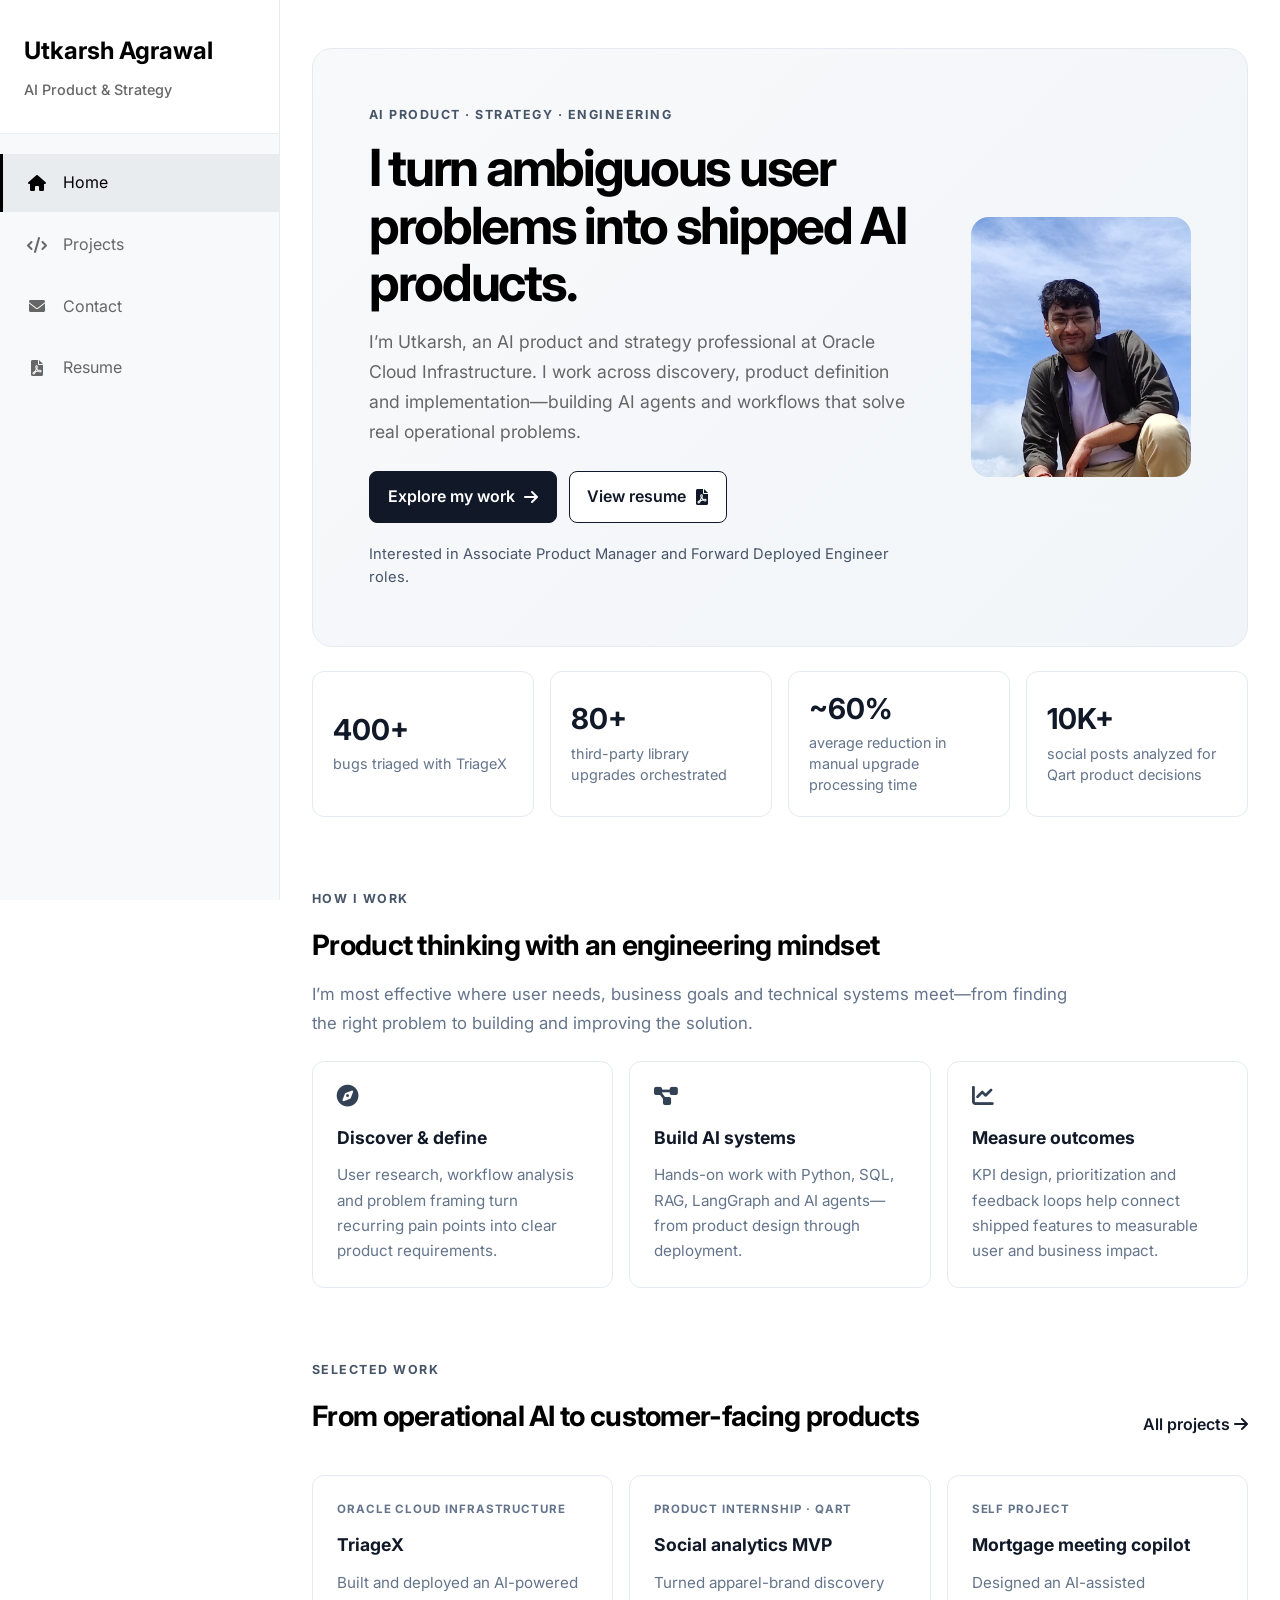
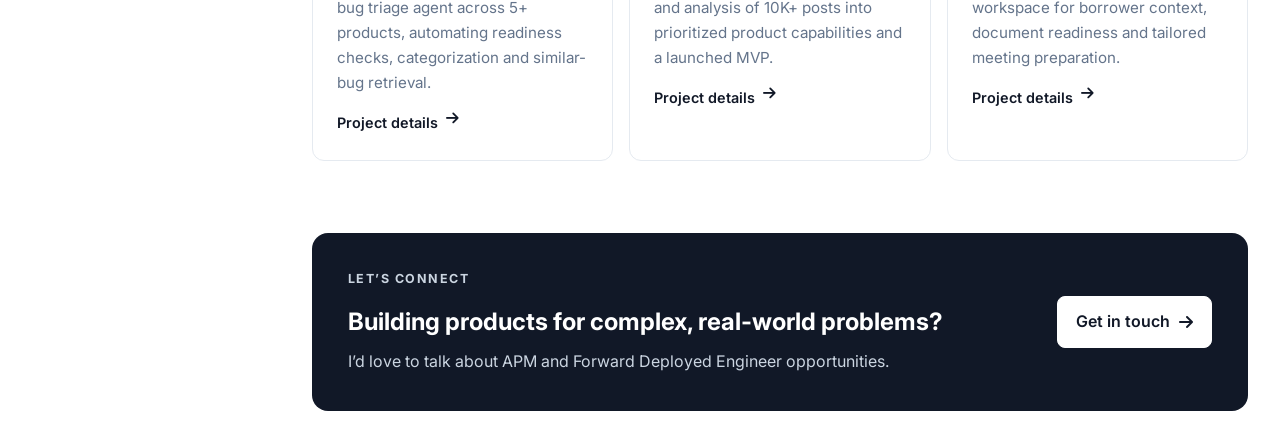
<file: index.html>
<!DOCTYPE html>
<html lang="en">
<head>
    <meta charset="UTF-8">
    <meta name="viewport" content="width=device-width, initial-scale=1.0">
    <meta name="description" content="Utkarsh Agrawal builds AI products and agentic systems, combining product strategy, user discovery and hands-on engineering.">
    <title>Utkarsh Agrawal - AI Product & Strategy</title>
    <link rel="stylesheet" href="styles.css">
    <link href="https://fonts.googleapis.com/css2?family=Inter:wght@300;400;500;600;700&display=swap" rel="stylesheet">
    <link rel="stylesheet" href="https://cdnjs.cloudflare.com/ajax/libs/font-awesome/6.0.0/css/all.min.css">
</head>
<body>
    <nav class="sidebar">
        <div class="sidebar-header">
            <h1 class="sidebar-name">Utkarsh Agrawal</h1>
            <p class="sidebar-title">AI Product &amp; Strategy</p>
        </div>
        <ul class="sidebar-menu">
            <li class="sidebar-item active"><a href="index.html" class="sidebar-link"><i class="fas fa-home"></i><span>Home</span></a></li>
            <li class="sidebar-item"><a href="projects.html" class="sidebar-link"><i class="fas fa-code"></i><span>Projects</span></a></li>
            <li class="sidebar-item"><a href="contact.html" class="sidebar-link"><i class="fas fa-envelope"></i><span>Contact</span></a></li>
            <li class="sidebar-item"><a href="resume.html" class="sidebar-link"><i class="fas fa-file-pdf"></i><span>Resume</span></a></li>
        </ul>
    </nav>

    <main class="main-content">
        <div class="content-wrapper home-page">
            <section class="home-hero">
                <div class="home-hero-copy">
                    <p class="eyebrow">AI PRODUCT · STRATEGY · ENGINEERING</p>
                    <h1 class="hero-title">I turn ambiguous user problems into shipped AI products.</h1>
                    <p class="hero-description">
                        I’m Utkarsh, an AI product and strategy professional at Oracle Cloud Infrastructure. I work across discovery, product definition and implementation—building AI agents and workflows that solve real operational problems.
                    </p>
                    <div class="button-row">
                        <a class="action-button action-button-primary" href="projects.html">Explore my work <i class="fas fa-arrow-right"></i></a>
                        <a class="action-button action-button-secondary" href="Utkarsh_Agrawal_CV.pdf" target="_blank" rel="noopener noreferrer">View resume <i class="fas fa-file-pdf"></i></a>
                    </div>
                    <p class="role-focus">Interested in Associate Product Manager and Forward Deployed Engineer roles.</p>
                </div>
                <div class="home-hero-image">
                    <img src="profile_img.jpg" alt="Portrait of Utkarsh Agrawal" class="actual-profile-img">
                </div>
            </section>

            <section class="impact-section" aria-label="Selected impact">
                <div class="impact-card"><strong>400+</strong><span>bugs triaged with TriageX</span></div>
                <div class="impact-card"><strong>80+</strong><span>third-party library upgrades orchestrated</span></div>
                <div class="impact-card"><strong>~60%</strong><span>average reduction in manual upgrade processing time</span></div>
                <div class="impact-card"><strong>10K+</strong><span>social posts analyzed for Qart product decisions</span></div>
            </section>

            <section class="home-section">
                <div class="section-heading">
                    <p class="eyebrow">HOW I WORK</p>
                    <h2 class="section-title">Product thinking with an engineering mindset</h2>
                    <p class="section-intro">I’m most effective where user needs, business goals and technical systems meet—from finding the right problem to building and improving the solution.</p>
                </div>
                <div class="expertise-grid">
                    <article class="expertise-card">
                        <i class="fas fa-compass"></i>
                        <h3>Discover &amp; define</h3>
                        <p>User research, workflow analysis and problem framing turn recurring pain points into clear product requirements.</p>
                    </article>
                    <article class="expertise-card">
                        <i class="fas fa-diagram-project"></i>
                        <h3>Build AI systems</h3>
                        <p>Hands-on work with Python, SQL, RAG, LangGraph and AI agents—from product design through deployment.</p>
                    </article>
                    <article class="expertise-card">
                        <i class="fas fa-chart-line"></i>
                        <h3>Measure outcomes</h3>
                        <p>KPI design, prioritization and feedback loops help connect shipped features to measurable user and business impact.</p>
                    </article>
                </div>
            </section>

            <section class="home-section featured-work">
                <div class="section-heading section-heading-row">
                    <div>
                        <p class="eyebrow">SELECTED WORK</p>
                        <h2 class="section-title">From operational AI to customer-facing products</h2>
                    </div>
                    <a class="text-link" href="projects.html">All projects <i class="fas fa-arrow-right"></i></a>
                </div>
                <div class="featured-work-grid">
                    <article class="featured-work-card">
                        <span class="work-label">ORACLE CLOUD INFRASTRUCTURE</span>
                        <h3>TriageX</h3>
                        <p>Built and deployed an AI-powered bug triage agent across 5+ products, automating readiness checks, categorization and similar-bug retrieval.</p>
                        <a href="projects.html#triagex">Project details <i class="fas fa-arrow-right"></i></a>
                    </article>
                    <article class="featured-work-card">
                        <span class="work-label">PRODUCT INTERNSHIP · QART</span>
                        <h3>Social analytics MVP</h3>
                        <p>Turned apparel-brand discovery and analysis of 10K+ posts into prioritized product capabilities and a launched MVP.</p>
                        <a href="projects.html#qart">Project details <i class="fas fa-arrow-right"></i></a>
                    </article>
                    <article class="featured-work-card">
                        <span class="work-label">SELF PROJECT</span>
                        <h3>Mortgage meeting copilot</h3>
                        <p>Designed an AI-assisted workspace for borrower context, document readiness and tailored meeting preparation.</p>
                        <a href="projects.html#mortgage-agent">Project details <i class="fas fa-arrow-right"></i></a>
                    </article>
                </div>
            </section>

            <section class="home-cta">
                <div>
                    <p class="eyebrow">LET’S CONNECT</p>
                    <h2>Building products for complex, real-world problems?</h2>
                    <p>I’d love to talk about APM and Forward Deployed Engineer opportunities.</p>
                </div>
                <a class="action-button action-button-primary" href="contact.html">Get in touch <i class="fas fa-arrow-right"></i></a>
            </section>
        </div>
    </main>
    <script src="script.js"></script>
</body>
</html>
</file>
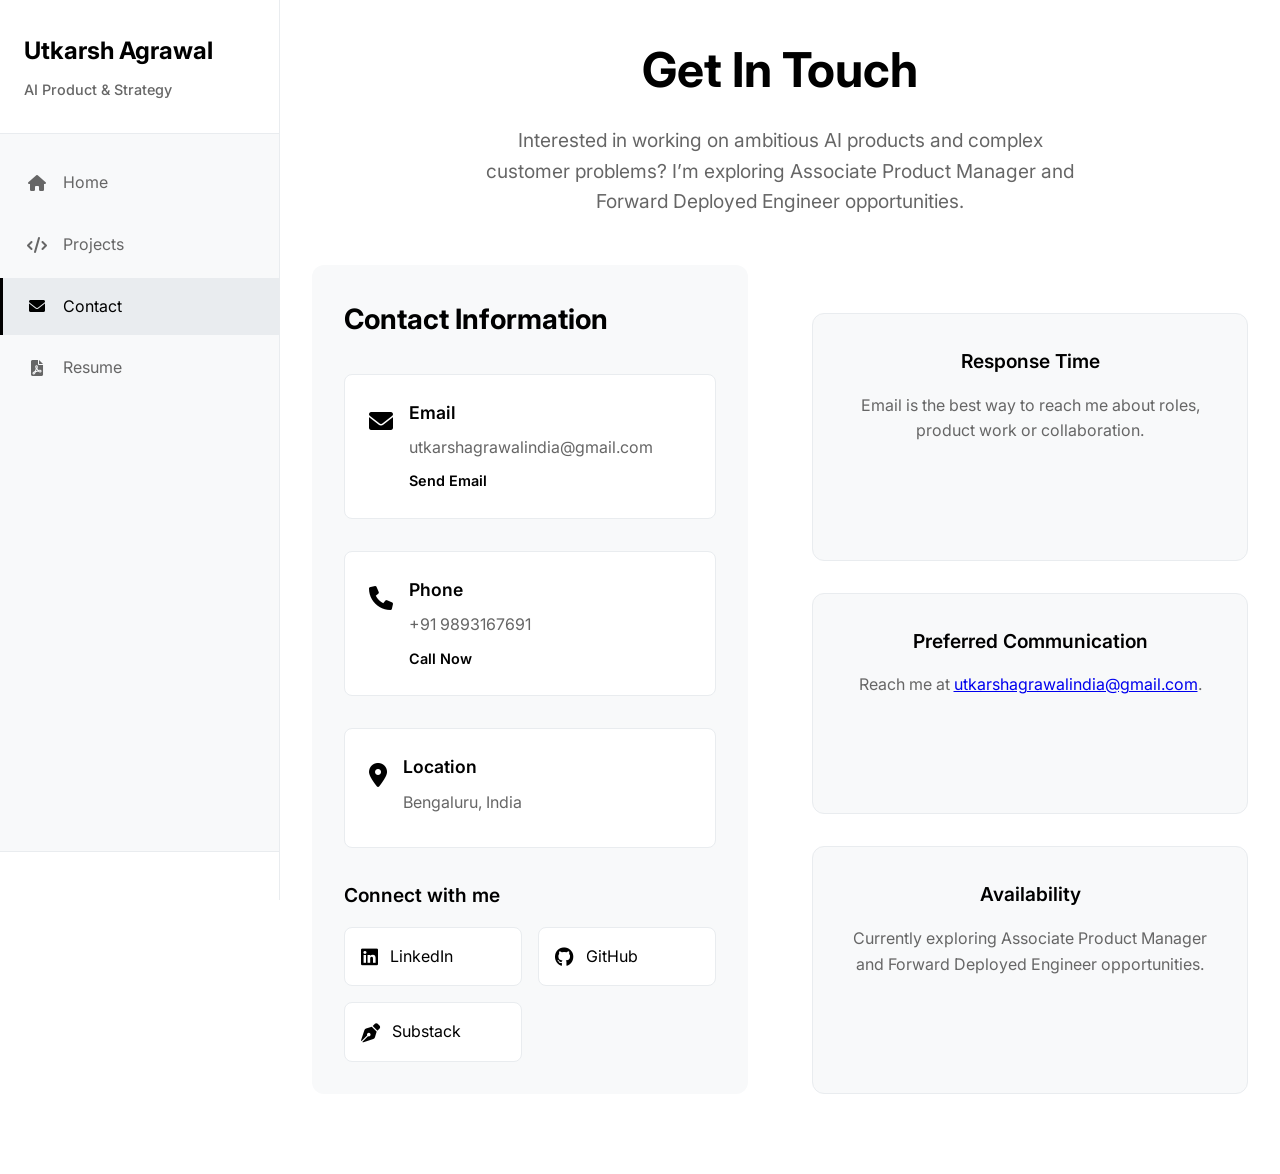
<file: contact.html>
<!DOCTYPE html>
<html lang="en">
<head>
    <meta charset="UTF-8">
    <meta name="viewport" content="width=device-width, initial-scale=1.0">
    <title>Utkarsh Agrawal - Contact</title>
    <link rel="stylesheet" href="styles.css">
    <link href="https://fonts.googleapis.com/css2?family=Inter:wght@300;400;500;600;700&display=swap" rel="stylesheet">
    <link rel="stylesheet" href="https://cdnjs.cloudflare.com/ajax/libs/font-awesome/6.0.0/css/all.min.css">
</head>
<body>
    <!-- Sidebar Navigation -->
    <nav class="sidebar">
        <div class="sidebar-header">
            <h1 class="sidebar-name">Utkarsh Agrawal</h1>
            <p class="sidebar-title">AI Product &amp; Strategy</p>
        </div>
        <ul class="sidebar-menu">
            <li class="sidebar-item">
                <a href="index.html" class="sidebar-link">
                    <i class="fas fa-home"></i>
                    <span>Home</span>
                </a>
            </li>
            <li class="sidebar-item">
                <a href="projects.html" class="sidebar-link">
                    <i class="fas fa-code"></i>
                    <span>Projects</span>
                </a>
            </li>
            <li class="sidebar-item active">
                <a href="contact.html" class="sidebar-link">
                    <i class="fas fa-envelope"></i>
                    <span>Contact</span>
                </a>
            </li>
            <li class="sidebar-item">
                <a href="resume.html" class="sidebar-link">
                    <i class="fas fa-file-pdf"></i>
                    <span>Resume</span>
                </a>
            </li>
        </ul>
        <div class="sidebar-footer">
            <!-- <div class="social-links">
                <a href="#" class="social-link"><i class="fab fa-linkedin"></i></a>
                <a href="#" class="social-link"><i class="fab fa-github"></i></a>
                <a href="#" class="social-link"><i class="fab fa-twitter"></i></a>
            </div> -->
        </div>
    </nav>

    <!-- Main Content -->
    <main class="main-content">
        <div class="content-wrapper">
            <div class="page-header">
                <h1 class="page-title">Get In Touch</h1>
                <p class="page-subtitle">Interested in working on ambitious AI products and complex customer problems? I’m exploring Associate Product Manager and Forward Deployed Engineer opportunities.</p>
            </div>

            <div class="contact-container">
                <!-- Contact Information -->
                <div class="contact-info-section">
                    <h2 class="section-title">Contact Information</h2>
                    <div class="contact-details">
                        <div class="contact-item">
                            <div class="contact-icon">
                                <i class="fas fa-envelope"></i>
                            </div>
                            <div class="contact-text">
                                <h3>Email</h3>
                                <p>utkarshagrawalindia@gmail.com</p>
                                <a href="mailto:utkarshagrawalindia@gmail.com" class="contact-link">Send Email</a>
                            </div>
                        </div>
                        
                        <div class="contact-item">
                            <div class="contact-icon">
                                <i class="fas fa-phone"></i>
                            </div>
                            <div class="contact-text">
                                <h3>Phone</h3>
                                <p>+91 9893167691</p>
                                <a href="tel:+919893167691" class="contact-link">Call Now</a>
                            </div>
                        </div>
                        
                        <div class="contact-item">
                            <div class="contact-icon">
                                <i class="fas fa-map-marker-alt"></i>
                            </div>
                            <div class="contact-text">
                                <h3>Location</h3>
                                <p>Bengaluru, India</p>
                            </div>
                        </div>
                        

                    </div>

                    <!-- Social Media Links -->
                    <div class="social-section">
                        <h3 class="social-title">Connect with me</h3>
                        <div class="social-links-grid">
                            <a href="https://www.linkedin.com/in/utkarsh-agrawal-480205241/" class="social-card" target="_blank" rel="noopener noreferrer">
                                <i class="fab fa-linkedin"></i>
                                <span>LinkedIn</span>
                            </a>
                            <a href="https://github.com/dormant06" class="social-card" target="_blank" rel="noopener noreferrer">
                                <i class="fab fa-github"></i>
                                <span>GitHub</span>
                            </a>
                            <a href="https://utkarshagrawal.substack.com/" class="social-card" target="_blank" rel="noopener noreferrer">
                                <i class="fas fa-pen-nib"></i>
                                <span>Substack</span>
                            </a>
                        </div>
                    </div>
                </div>

                <!-- Contact Form
                <div class="contact-form-section">
                    <h2 class="section-title">Send a Message</h2>
                    <form class="contact-form" id="contactForm">
                        <div class="form-row">
                            <div class="form-group">
                                <label for="firstName">First Name</label>
                                <input type="text" id="firstName" name="firstName" required>
                            </div>
                            <div class="form-group">
                                <label for="lastName">Last Name</label>
                                <input type="text" id="lastName" name="lastName" required>
                            </div>
                        </div>
                        
                        <div class="form-group">
                            <label for="email">Email Address</label>
                            <input type="email" id="email" name="email" required>
                        </div>
                        
                        <div class="form-group">
                            <label for="subject">Subject</label>
                            <input type="text" id="subject" name="subject" required>
                        </div>
                        
                        <div class="form-group">
                            <label for="message">Message</label>
                            <textarea id="message" name="message" rows="6" required placeholder="Tell me about your project or opportunity..."></textarea>
                        </div>
                        
                        <div class="form-group">
                            <label for="budget">Project Budget (Optional)</label>
                            <select id="budget" name="budget">
                                <option value="">Select Budget Range</option>
                                <option value="under-10k">Under $10,000</option>
                                <option value="10k-50k">$10,000 - $50,000</option>
                                <option value="50k-100k">$50,000 - $100,000</option>
                                <option value="over-100k">Over $100,000</option>
                            </select>
                        </div>
                        
                        <button type="submit" class="submit-btn">
                            <i class="fas fa-paper-plane"></i>
                            Send Message
                        </button>
                    </form>
                </div>
            </div> -->

            <!-- Additional Information -->
            <div class="additional-info">
                <div class="info-card">
                    <h3>Response Time</h3>
                    <p>Email is the best way to reach me about roles, product work or collaboration.</p>
                </div>
                <div class="info-card">
                    <h3>Preferred Communication</h3>
                    <p>Reach me at <a href="mailto:utkarshagrawalindia@gmail.com">utkarshagrawalindia@gmail.com</a>.</p>
                </div>
                <div class="info-card">
                    <h3>Availability</h3>
                    <p>Currently exploring Associate Product Manager and Forward Deployed Engineer opportunities.</p>
                </div>
            </div>
        </div>
    </main>

    <script src="script.js"></script>
</body>
</html>
</file>
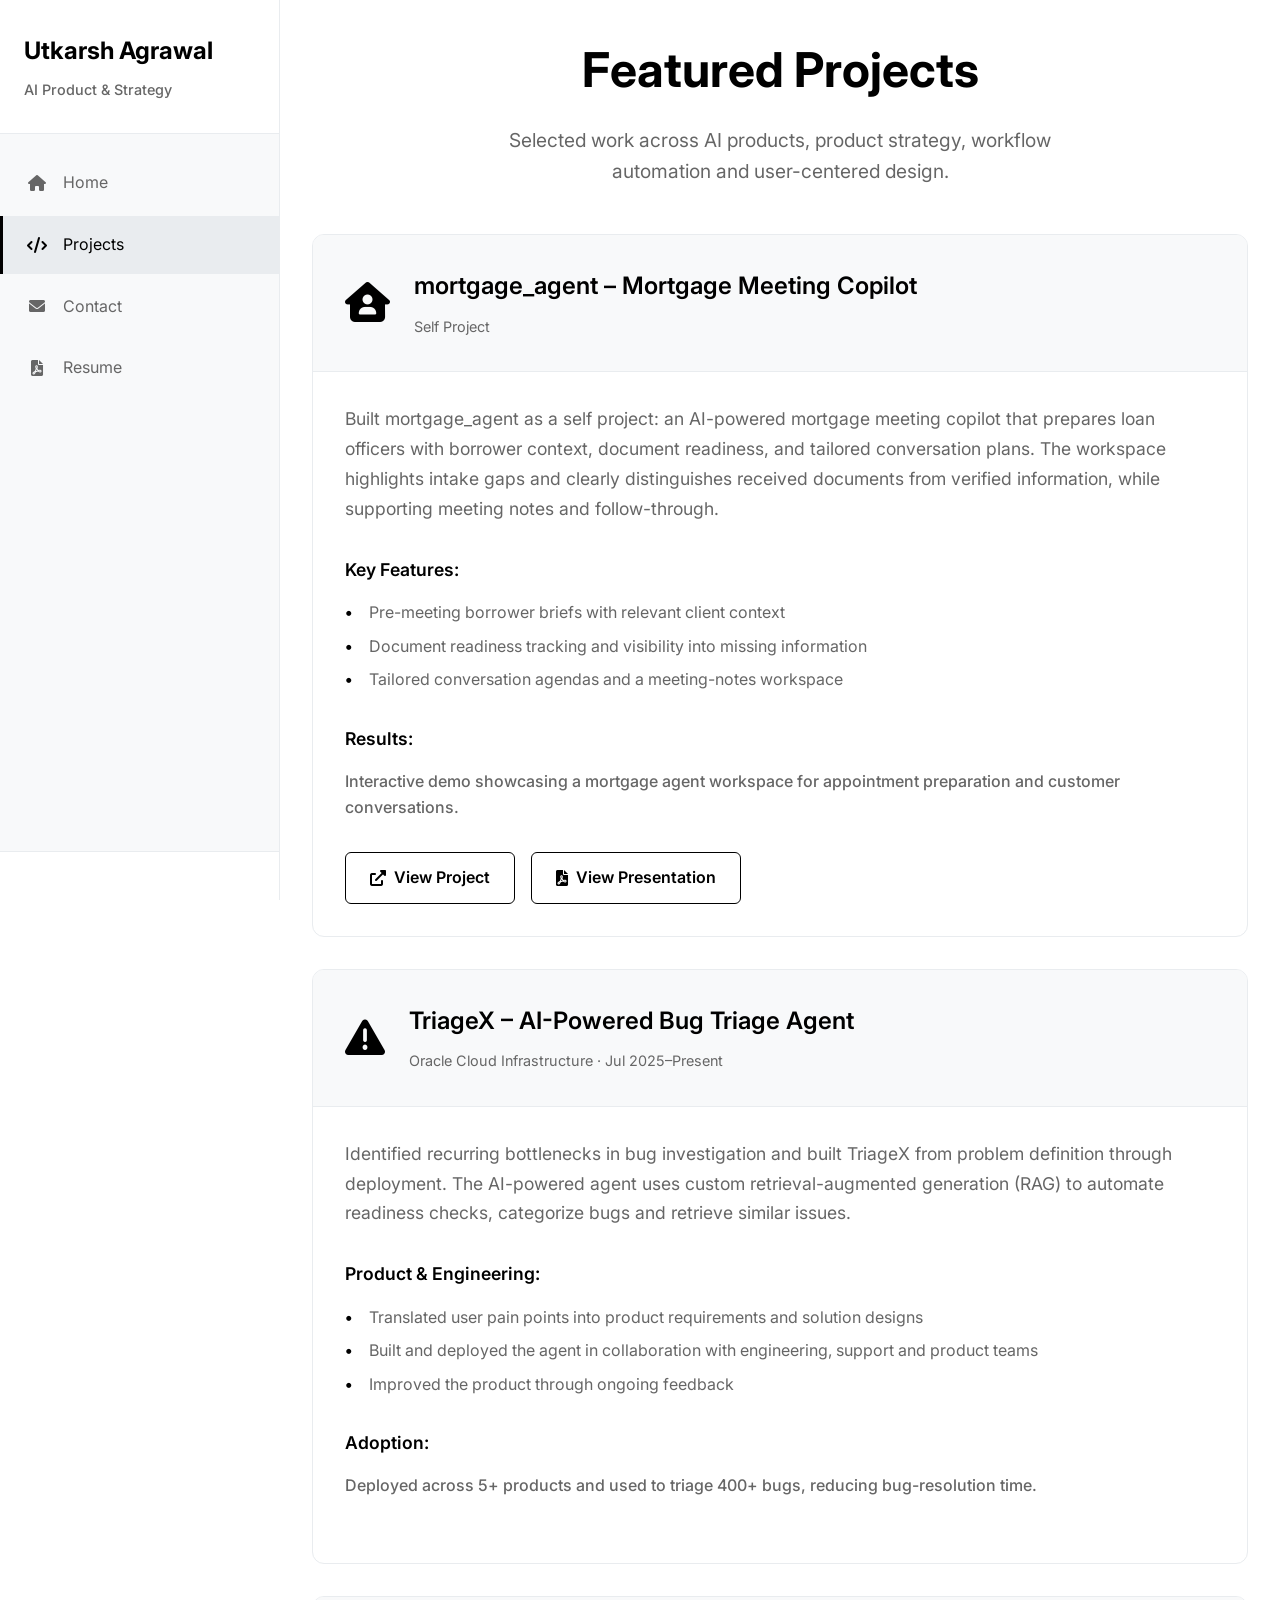
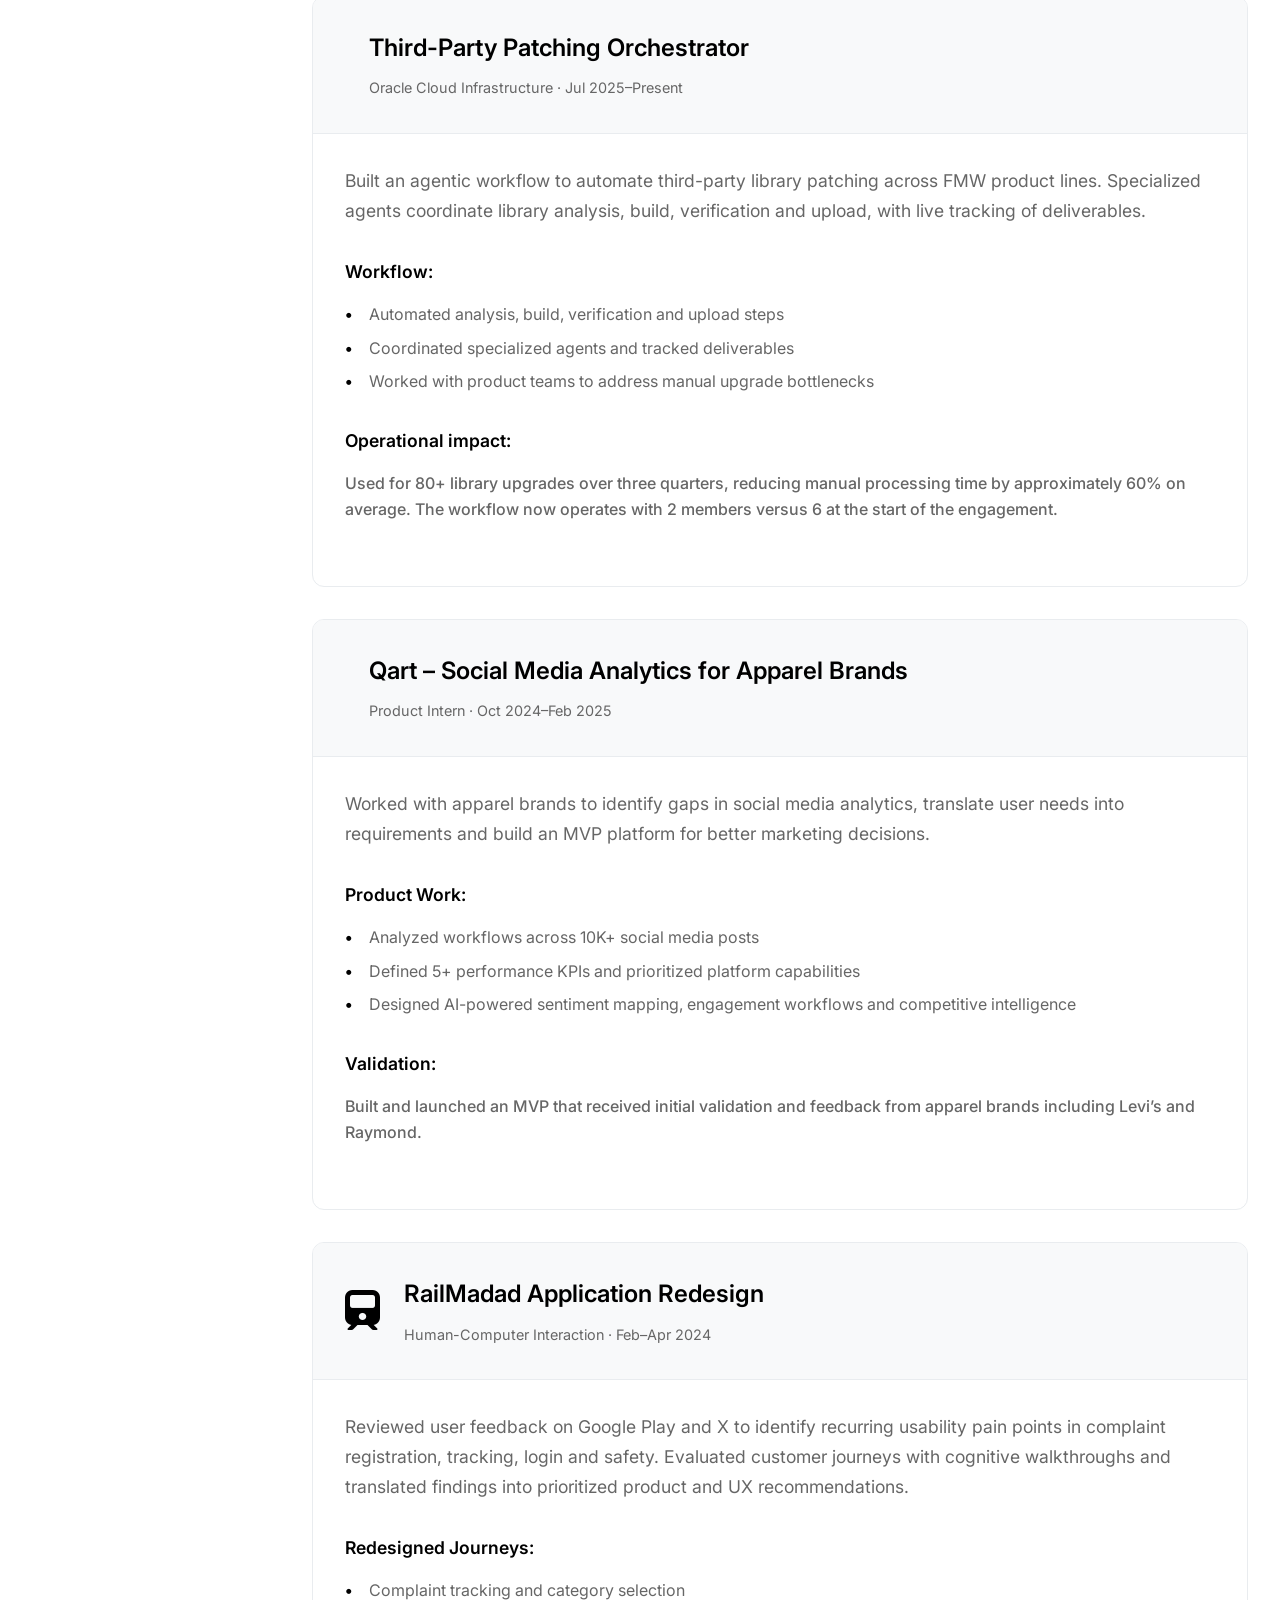
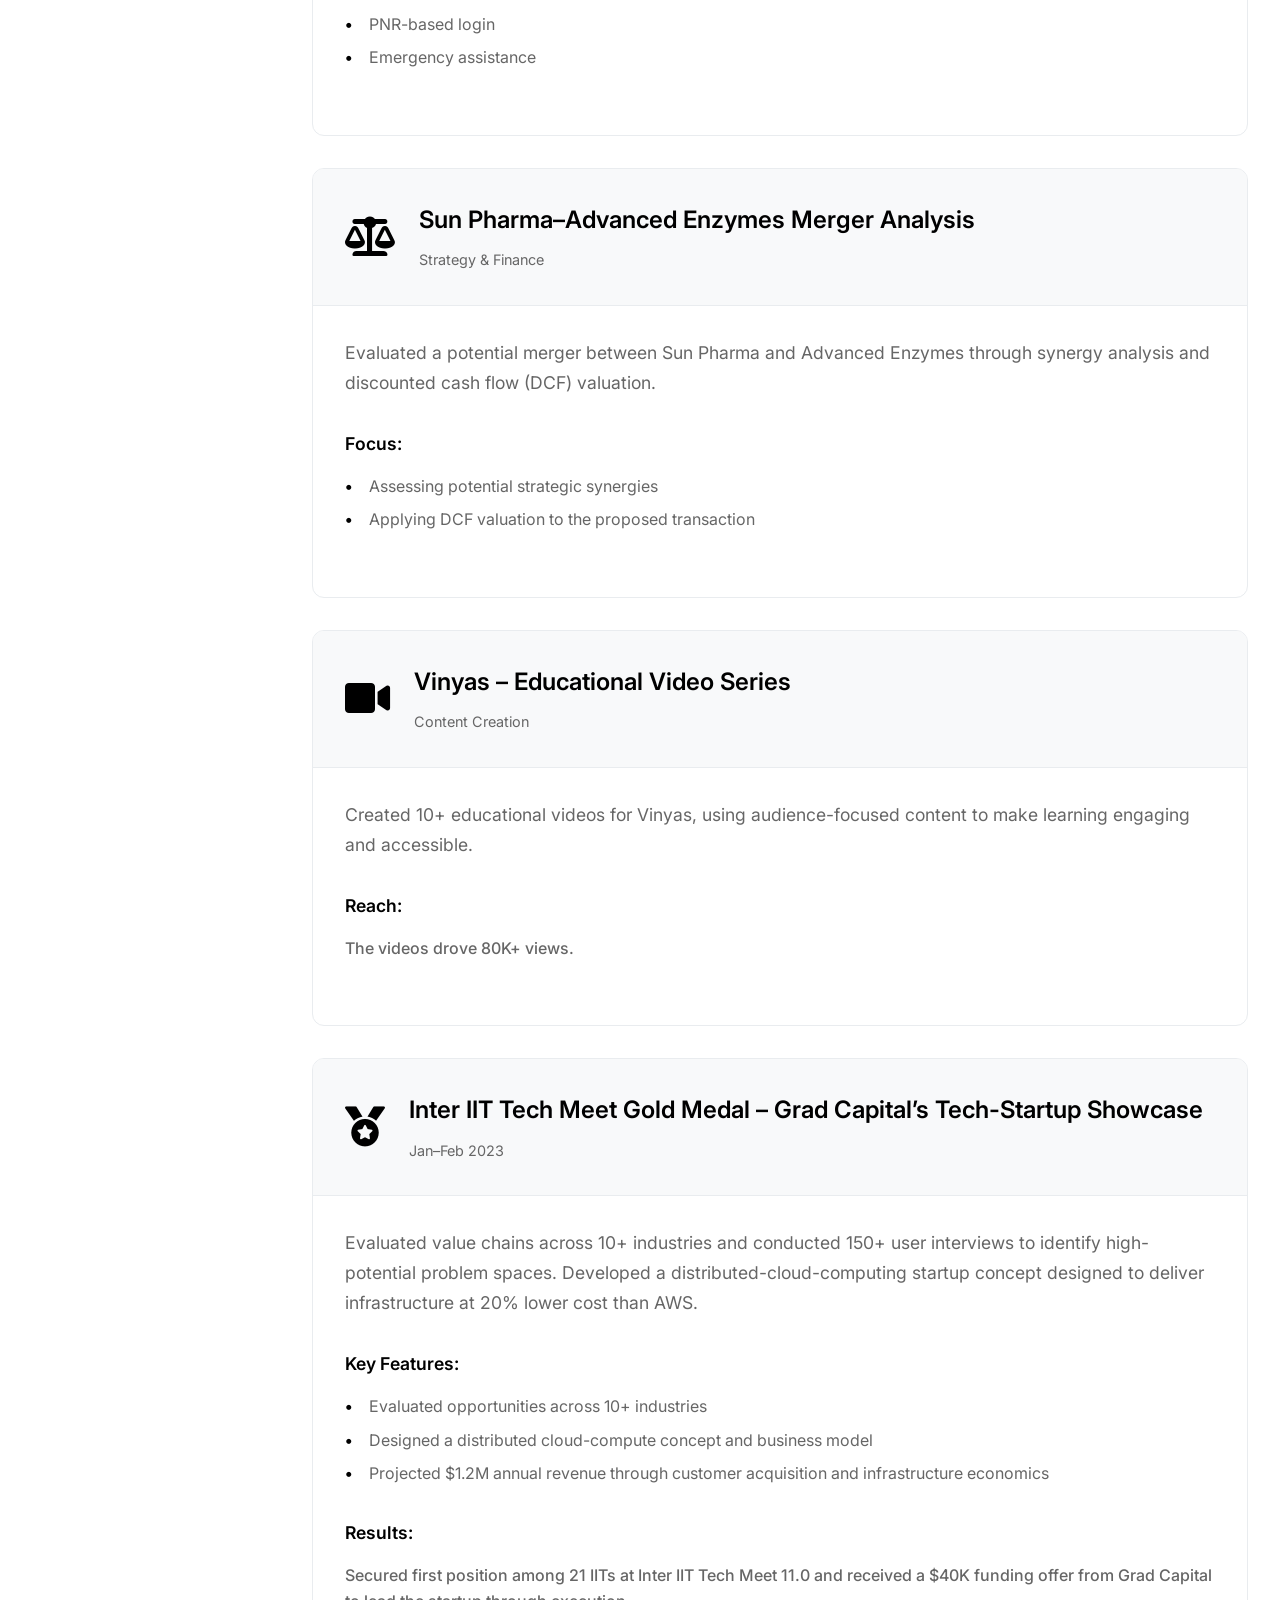
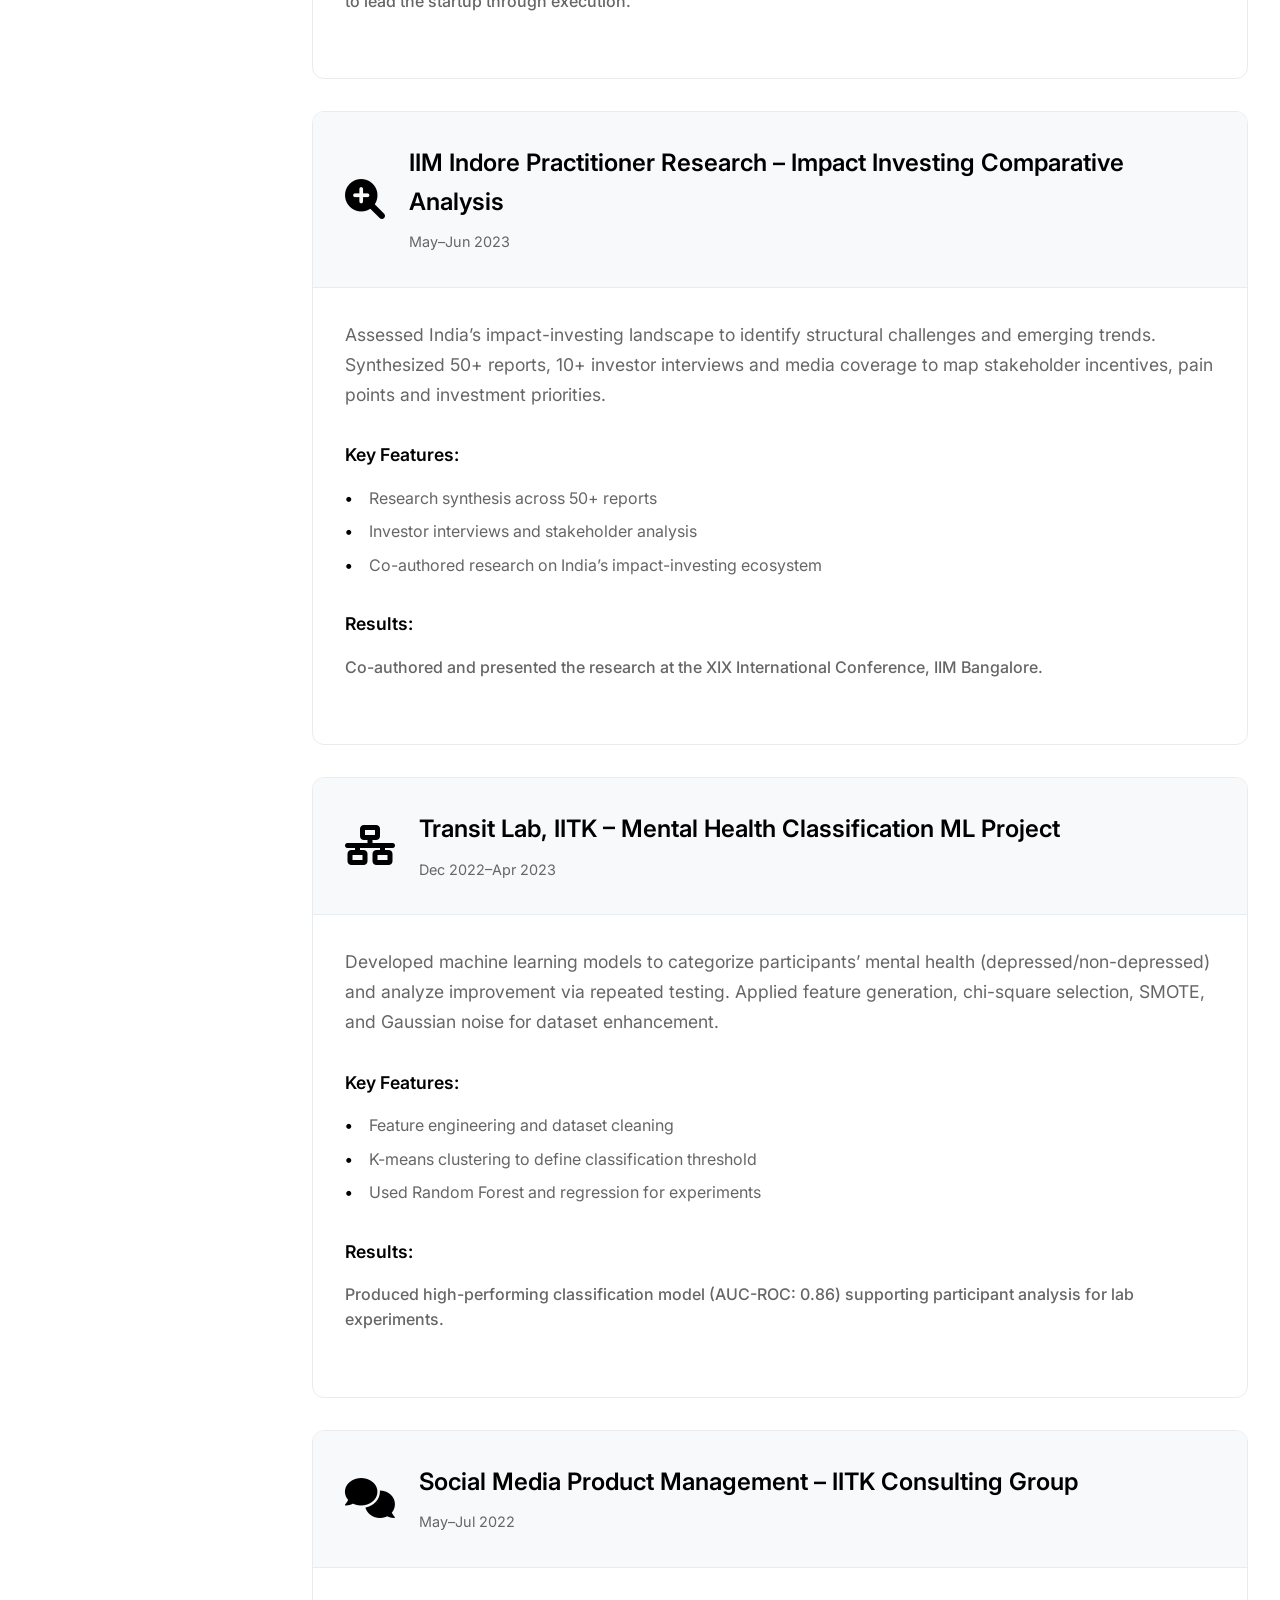
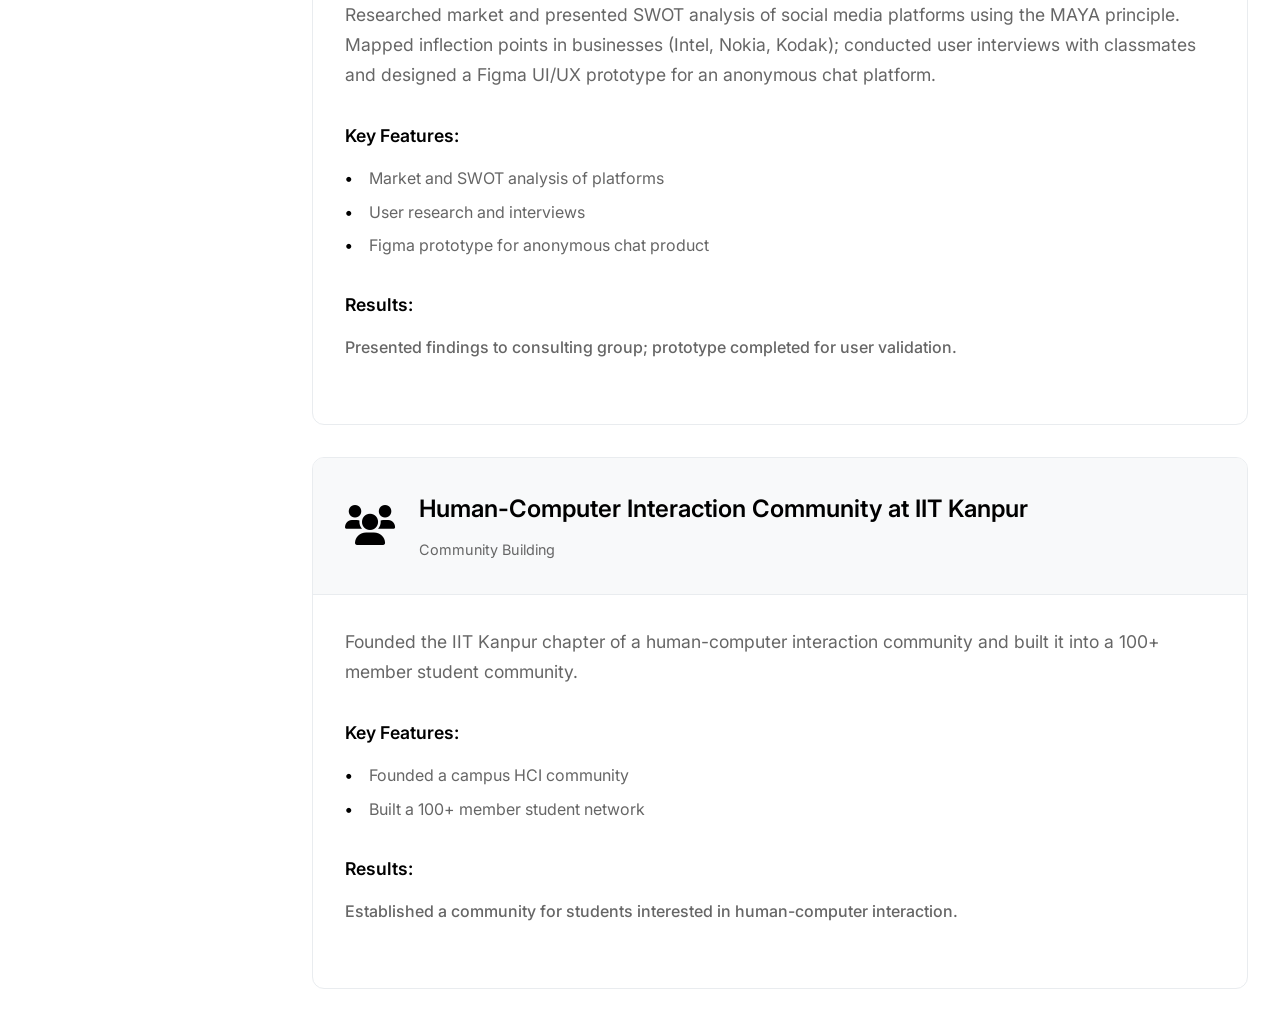
<file: projects.html>
<!DOCTYPE html>
<html lang="en">
<head>
    <meta charset="UTF-8">
    <meta name="viewport" content="width=device-width, initial-scale=1.0">
    <title>Utkarsh Agrawal - Projects</title>
    <link rel="stylesheet" href="styles.css">
    <link href="https://fonts.googleapis.com/css2?family=Inter:wght@300;400;500;600;700&display=swap" rel="stylesheet">
    <link rel="stylesheet" href="https://cdnjs.cloudflare.com/ajax/libs/font-awesome/6.0.0/css/all.min.css">
</head>
<body>
    <!-- Sidebar Navigation -->
    <nav class="sidebar">
        <div class="sidebar-header">
            <h1 class="sidebar-name">Utkarsh Agrawal</h1>
            <p class="sidebar-title">AI Product &amp; Strategy</p>
        </div>
        <ul class="sidebar-menu">
            <li class="sidebar-item">
                <a href="index.html" class="sidebar-link">
                    <i class="fas fa-home"></i>
                    <span>Home</span>
                </a>
            </li>
            <li class="sidebar-item active">
                <a href="projects.html" class="sidebar-link">
                    <i class="fas fa-code"></i>
                    <span>Projects</span>
                </a>
            </li>
            <li class="sidebar-item">
                <a href="contact.html" class="sidebar-link">
                    <i class="fas fa-envelope"></i>
                    <span>Contact</span>
                </a>
            </li>
            <li class="sidebar-item">
                <a href="resume.html" class="sidebar-link">
                    <i class="fas fa-file-pdf"></i>
                    <span>Resume</span>
                </a>
            </li>
        </ul>
        <div class="sidebar-footer">
            <!-- <div class="social-links">
                <a href="#" class="social-link"><i class="fab fa-linkedin"></i></a>
                <a href="#" class="social-link"><i class="fab fa-github"></i></a>
                <a href="#" class="social-link"><i class="fab fa-twitter"></i></a>
            </div> -->
        </div>
    </nav>

    <!-- Main Content -->
    <main class="main-content">
        <div class="content-wrapper">
            <div class="page-header">
                <h1 class="page-title">Featured Projects</h1>
                <p class="page-subtitle">Selected work across AI products, product strategy, workflow automation and user-centered design.</p>
            </div>

            <!-- Projects Grid -->
            <div class="project-card" id="mortgage-agent">
                <div class="project-header">
                    <div class="project-icon">
                        <i class="fas fa-house-user"></i>
                    </div>
                    <div class="project-meta">
                        <h2 class="project-title">mortgage_agent – Mortgage Meeting Copilot</h2>
                        <span class="project-date">Self Project</span>
                    </div>
                </div>
                <div class="project-content">
                    <p class="project-description">
                        Built mortgage_agent as a self project: an AI-powered mortgage meeting copilot that prepares loan officers with borrower context, document readiness, and tailored conversation plans. The workspace highlights intake gaps and clearly distinguishes received documents from verified information, while supporting meeting notes and follow-through.
                    </p>
                    <div class="project-details">
                        <h4>Key Features:</h4>
                        <ul>
                            <li>Pre-meeting borrower briefs with relevant client context</li>
                            <li>Document readiness tracking and visibility into missing information</li>
                            <li>Tailored conversation agendas and a meeting-notes workspace</li>
                        </ul>
                    </div>
                    <div class="project-results">
                        <h4>Results:</h4>
                        <p>Interactive demo showcasing a mortgage agent workspace for appointment preparation and customer conversations.</p>
                    </div>
                    <div class="project-links">
                        <a href="https://incredible-kulfi-984c9a.netlify.app/" class="project-link" target="_blank" rel="noopener noreferrer">
                            <i class="fas fa-external-link-alt"></i>
                            <span>View Project</span>
                        </a>
                        <a href="Mortgage_Agent_Presentation.pdf" class="project-link" target="_blank" rel="noopener noreferrer">
                            <i class="fas fa-file-pdf"></i>
                            <span>View Presentation</span>
                        </a>
                    </div>
                </div>
            </div>

            <div class="project-card" id="triagex">
                <div class="project-header">
                    <div class="project-icon"><i class="fas fa-triangle-exclamation"></i></div>
                    <div class="project-meta">
                        <h2 class="project-title">TriageX – AI-Powered Bug Triage Agent</h2>
                        <span class="project-date">Oracle Cloud Infrastructure · Jul 2025–Present</span>
                    </div>
                </div>
                <div class="project-content">
                    <p class="project-description">Identified recurring bottlenecks in bug investigation and built TriageX from problem definition through deployment. The AI-powered agent uses custom retrieval-augmented generation (RAG) to automate readiness checks, categorize bugs and retrieve similar issues.</p>
                    <div class="project-details">
                        <h4>Product &amp; Engineering:</h4>
                        <ul>
                            <li>Translated user pain points into product requirements and solution designs</li>
                            <li>Built and deployed the agent in collaboration with engineering, support and product teams</li>
                            <li>Improved the product through ongoing feedback</li>
                        </ul>
                    </div>
                    <div class="project-results">
                        <h4>Adoption:</h4>
                        <p>Deployed across 5+ products and used to triage 400+ bugs, reducing bug-resolution time.</p>
                    </div>
                </div>
            </div>

            <div class="project-card" id="patching-orchestrator">
                <div class="project-header">
                    <div class="project-icon"><i class="fas fa-arrows-spin"></i></div>
                    <div class="project-meta">
                        <h2 class="project-title">Third-Party Patching Orchestrator</h2>
                        <span class="project-date">Oracle Cloud Infrastructure · Jul 2025–Present</span>
                    </div>
                </div>
                <div class="project-content">
                    <p class="project-description">Built an agentic workflow to automate third-party library patching across FMW product lines. Specialized agents coordinate library analysis, build, verification and upload, with live tracking of deliverables.</p>
                    <div class="project-details">
                        <h4>Workflow:</h4>
                        <ul>
                            <li>Automated analysis, build, verification and upload steps</li>
                            <li>Coordinated specialized agents and tracked deliverables</li>
                            <li>Worked with product teams to address manual upgrade bottlenecks</li>
                        </ul>
                    </div>
                    <div class="project-results">
                        <h4>Operational impact:</h4>
                        <p>Used for 80+ library upgrades over three quarters, reducing manual processing time by approximately 60% on average. The workflow now operates with 2 members versus 6 at the start of the engagement.</p>
                    </div>
                </div>
            </div>

            <div class="project-card" id="qart">
                <div class="project-header">
                    <div class="project-icon"><i class="fas fa-chart-simple"></i></div>
                    <div class="project-meta">
                        <h2 class="project-title">Qart – Social Media Analytics for Apparel Brands</h2>
                        <span class="project-date">Product Intern · Oct 2024–Feb 2025</span>
                    </div>
                </div>
                <div class="project-content">
                    <p class="project-description">Worked with apparel brands to identify gaps in social media analytics, translate user needs into requirements and build an MVP platform for better marketing decisions.</p>
                    <div class="project-details">
                        <h4>Product Work:</h4>
                        <ul>
                            <li>Analyzed workflows across 10K+ social media posts</li>
                            <li>Defined 5+ performance KPIs and prioritized platform capabilities</li>
                            <li>Designed AI-powered sentiment mapping, engagement workflows and competitive intelligence</li>
                        </ul>
                    </div>
                    <div class="project-results">
                        <h4>Validation:</h4>
                        <p>Built and launched an MVP that received initial validation and feedback from apparel brands including Levi’s and Raymond.</p>
                    </div>
                </div>
            </div>

            <div class="project-card" id="rail-madad">
                <div class="project-header">
                    <div class="project-icon"><i class="fas fa-train"></i></div>
                    <div class="project-meta">
                        <h2 class="project-title">RailMadad Application Redesign</h2>
                        <span class="project-date">Human-Computer Interaction · Feb–Apr 2024</span>
                    </div>
                </div>
                <div class="project-content">
                    <p class="project-description">Reviewed user feedback on Google Play and X to identify recurring usability pain points in complaint registration, tracking, login and safety. Evaluated customer journeys with cognitive walkthroughs and translated findings into prioritized product and UX recommendations.</p>
                    <div class="project-details">
                        <h4>Redesigned Journeys:</h4>
                        <ul>
                            <li>Complaint tracking and category selection</li>
                            <li>PNR-based login</li>
                            <li>Emergency assistance</li>
                        </ul>
                    </div>
                </div>
            </div>

            <div class="project-card" id="sun-pharma-analysis">
                <div class="project-header">
                    <div class="project-icon"><i class="fas fa-scale-balanced"></i></div>
                    <div class="project-meta">
                        <h2 class="project-title">Sun Pharma–Advanced Enzymes Merger Analysis</h2>
                        <span class="project-date">Strategy &amp; Finance</span>
                    </div>
                </div>
                <div class="project-content">
                    <p class="project-description">Evaluated a potential merger between Sun Pharma and Advanced Enzymes through synergy analysis and discounted cash flow (DCF) valuation.</p>
                    <div class="project-details">
                        <h4>Focus:</h4>
                        <ul>
                            <li>Assessing potential strategic synergies</li>
                            <li>Applying DCF valuation to the proposed transaction</li>
                        </ul>
                    </div>
                </div>
            </div>

            <div class="project-card" id="vinyas">
                <div class="project-header">
                    <div class="project-icon"><i class="fas fa-video"></i></div>
                    <div class="project-meta">
                        <h2 class="project-title">Vinyas – Educational Video Series</h2>
                        <span class="project-date">Content Creation</span>
                    </div>
                </div>
                <div class="project-content">
                    <p class="project-description">Created 10+ educational videos for Vinyas, using audience-focused content to make learning engaging and accessible.</p>
                    <div class="project-results">
                        <h4>Reach:</h4>
                        <p>The videos drove 80K+ views.</p>
                    </div>
                </div>
            </div>

            <div class="project-card" id="inter-iit">
                <div class="project-header">
                    <div class="project-icon">
                        <i class="fas fa-medal"></i>
                    </div>
                    <div class="project-meta">
                        <h2 class="project-title">Inter IIT Tech Meet Gold Medal – Grad Capital’s Tech-Startup Showcase</h2>
                        <span class="project-date">Jan–Feb 2023</span>
                    </div>
                </div>
                <div class="project-content">
                    <p class="project-description">
                        Evaluated value chains across 10+ industries and conducted 150+ user interviews to identify high-potential problem spaces. Developed a distributed-cloud-computing startup concept designed to deliver infrastructure at 20% lower cost than AWS.
                    </p>
                    <div class="project-details">
                        <h4>Key Features:</h4>
                        <ul>
                            <li>Evaluated opportunities across 10+ industries</li>
                            <li>Designed a distributed cloud-compute concept and business model</li>
                            <li>Projected $1.2M annual revenue through customer acquisition and infrastructure economics</li>
                        </ul>
                    </div>
                    <div class="project-results">
                        <h4>Results:</h4>
                        <p>Secured first position among 21 IITs at Inter IIT Tech Meet 11.0 and received a $40K funding offer from Grad Capital to lead the startup through execution.</p>
                    </div>
                </div>
            </div>
            
            <div class="project-card" id="impact-investing">
                <div class="project-header">
                    <div class="project-icon">
                        <i class="fas fa-search-plus"></i>
                    </div>
                    <div class="project-meta">
                        <h2 class="project-title">IIM Indore Practitioner Research – Impact Investing Comparative Analysis</h2>
                        <span class="project-date">May–Jun 2023</span>
                    </div>
                </div>
                <div class="project-content">
                    <p class="project-description">
                        Assessed India’s impact-investing landscape to identify structural challenges and emerging trends. Synthesized 50+ reports, 10+ investor interviews and media coverage to map stakeholder incentives, pain points and investment priorities.
                    </p>
                    <div class="project-details">
                        <h4>Key Features:</h4>
                        <ul>
                            <li>Research synthesis across 50+ reports</li>
                            <li>Investor interviews and stakeholder analysis</li>
                            <li>Co-authored research on India’s impact-investing ecosystem</li>
                        </ul>
                    </div>
                    <div class="project-results">
                        <h4>Results:</h4>
                        <p>Co-authored and presented the research at the XIX International Conference, IIM Bangalore.</p>
                    </div>
                </div>
            </div>
            
            <div class="project-card">
                <div class="project-header">
                    <div class="project-icon">
                        <i class="fas fa-network-wired"></i>
                    </div>
                    <div class="project-meta">
                        <h2 class="project-title">Transit Lab, IITK – Mental Health Classification ML Project</h2>
                        <span class="project-date">Dec 2022–Apr 2023</span>
                    </div>
                </div>
                <div class="project-content">
                    <p class="project-description">
                        Developed machine learning models to categorize participants’ mental health (depressed/non-depressed) and analyze improvement via repeated testing. Applied feature generation, chi-square selection, SMOTE, and Gaussian noise for dataset enhancement.
                    </p>
                    <div class="project-details">
                        <h4>Key Features:</h4>
                        <ul>
                            <li>Feature engineering and dataset cleaning</li>
                            <li>K-means clustering to define classification threshold</li>
                            <li>Used Random Forest and regression for experiments</li>
                        </ul>
                    </div>
                    <div class="project-results">
                        <h4>Results:</h4>
                        <p>Produced high-performing classification model (AUC-ROC: 0.86) supporting participant analysis for lab experiments.</p>
                    </div>
                </div>
            </div>
            
            <div class="project-card">
                <div class="project-header">
                    <div class="project-icon">
                        <i class="fas fa-comments"></i>
                    </div>
                    <div class="project-meta">
                        <h2 class="project-title">Social Media Product Management – IITK Consulting Group</h2>
                        <span class="project-date">May–Jul 2022</span>
                    </div>
                </div>
                <div class="project-content">
                    <p class="project-description">
                        Researched market and presented SWOT analysis of social media platforms using the MAYA principle. Mapped inflection points in businesses (Intel, Nokia, Kodak); conducted user interviews with classmates and designed a Figma UI/UX prototype for an anonymous chat platform.
                    </p>
                    <div class="project-details">
                        <h4>Key Features:</h4>
                        <ul>
                            <li>Market and SWOT analysis of platforms</li>
                            <li>User research and interviews</li>
                            <li>Figma prototype for anonymous chat product</li>
                        </ul>
                    </div>
                    <div class="project-results">
                        <h4>Results:</h4>
                        <p>Presented findings to consulting group; prototype completed for user validation.</p>
                    </div>
                </div>
            </div>
            
            <div class="project-card" id="hci-community">
                <div class="project-header">
                    <div class="project-icon">
                        <i class="fas fa-users"></i>
                    </div>
                    <div class="project-meta">
                        <h2 class="project-title">Human-Computer Interaction Community at IIT Kanpur</h2>
                        <span class="project-date">Community Building</span>
                    </div>
                </div>
                <div class="project-content">
                    <p class="project-description">
                        Founded the IIT Kanpur chapter of a human-computer interaction community and built it into a 100+ member student community.
                    </p>
                    <div class="project-details">
                        <h4>Key Features:</h4>
                        <ul>
                            <li>Founded a campus HCI community</li>
                            <li>Built a 100+ member student network</li>
                        </ul>
                    </div>
                    <div class="project-results">
                        <h4>Results:</h4>
                        <p>Established a community for students interested in human-computer interaction.</p>
                    </div>
                </div>
            </div>
        </div>
    </main>

    <script src="script.js"></script>
</body>
</html>
</file>
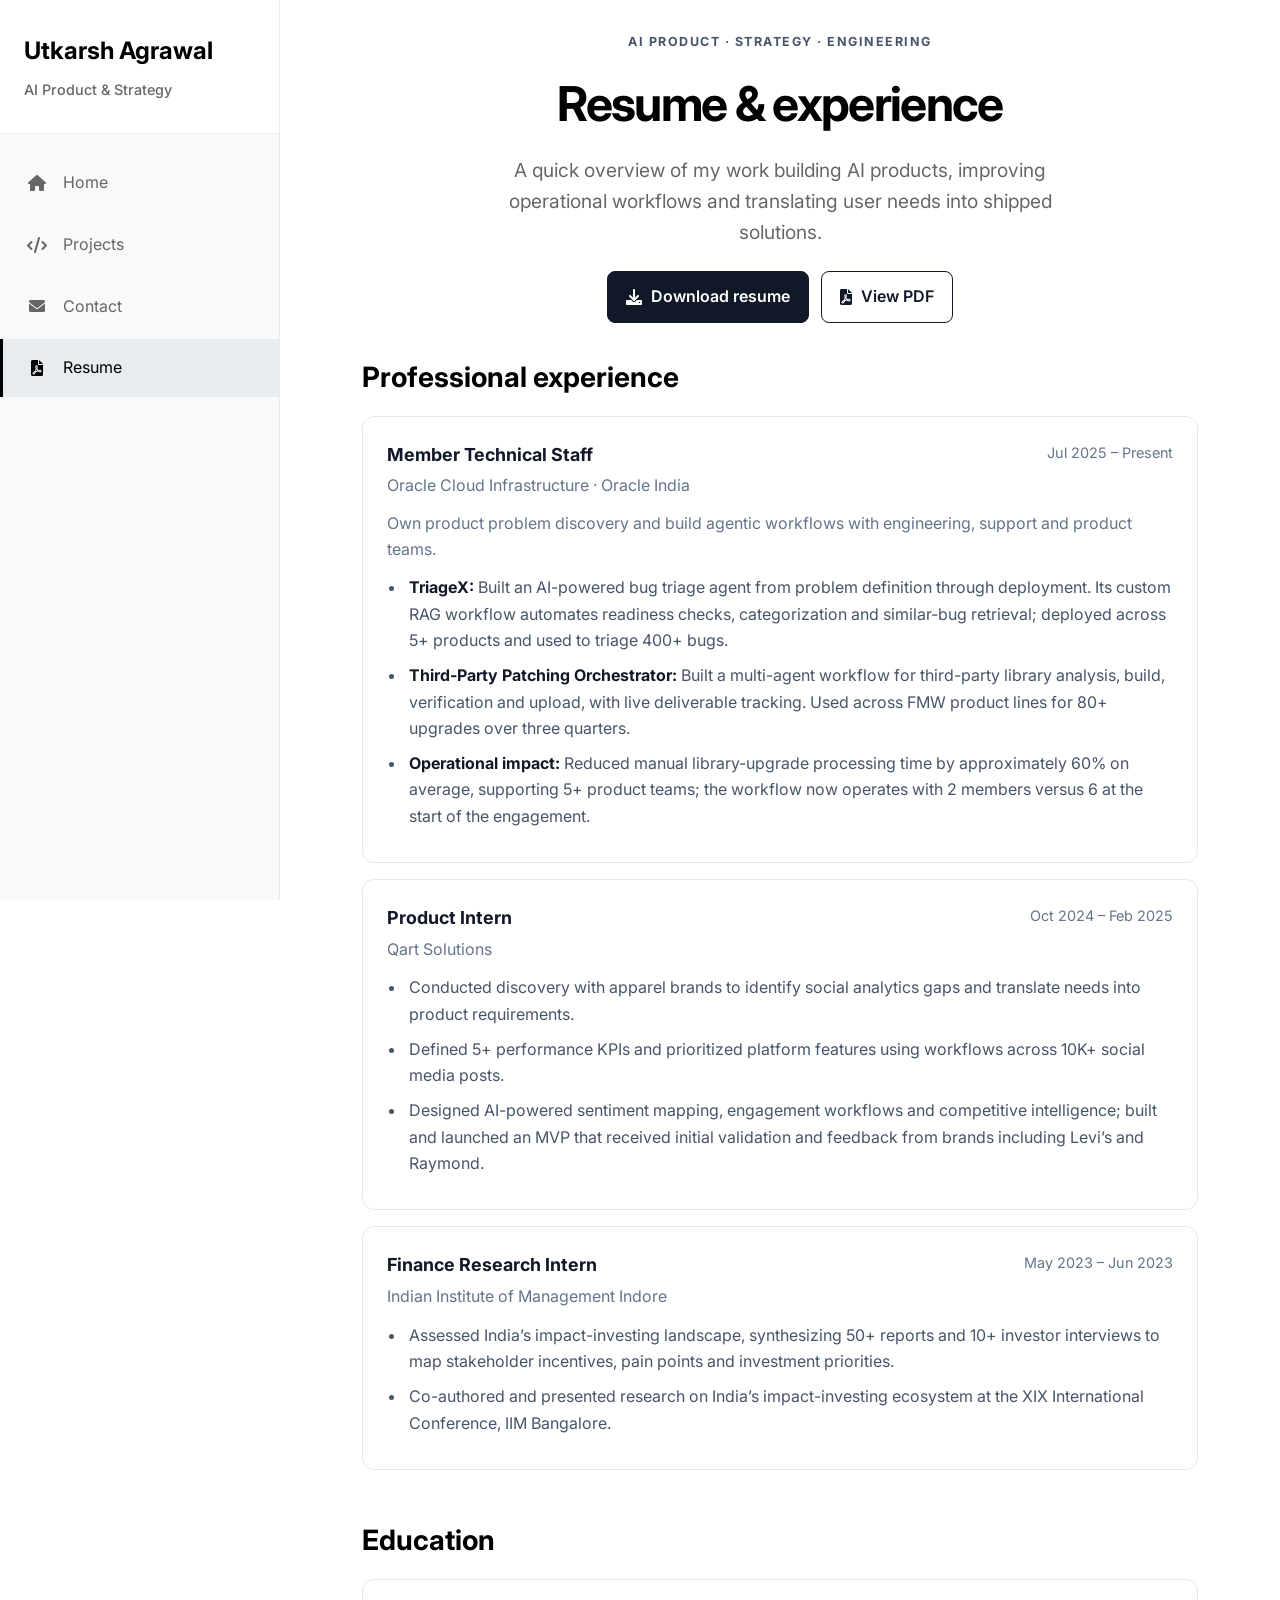
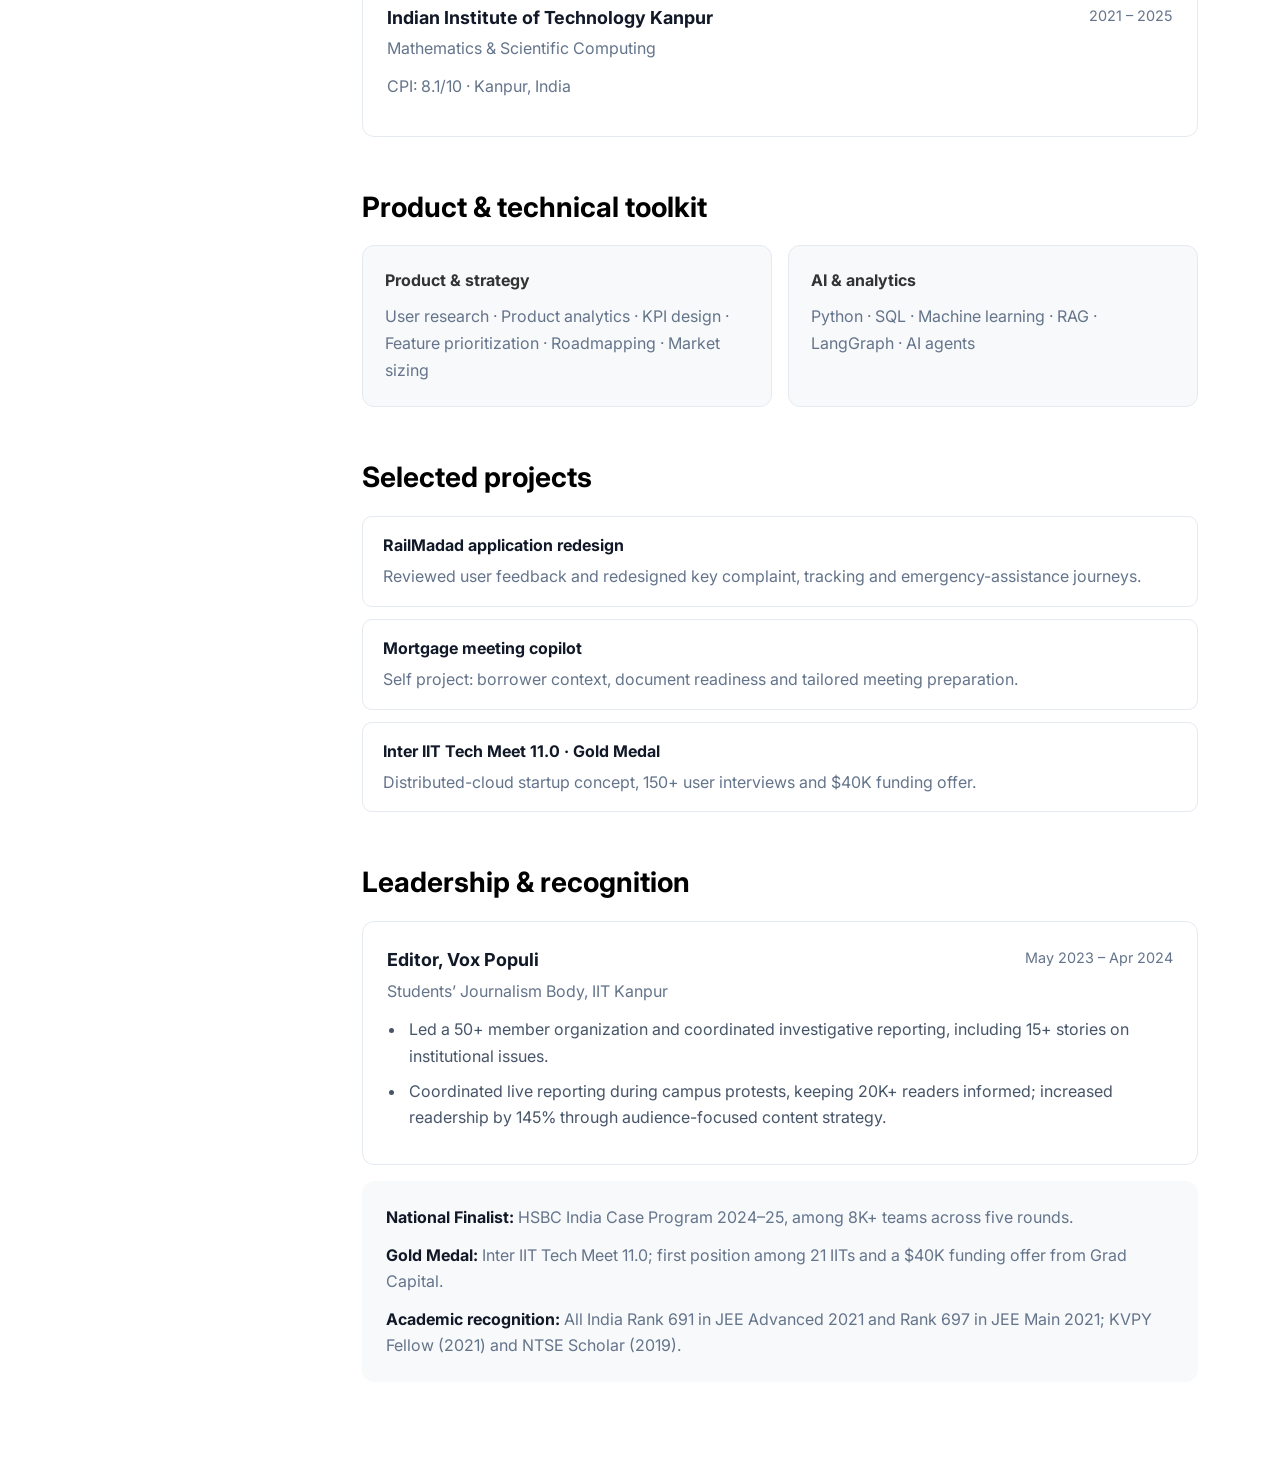
<file: resume.html>
<!DOCTYPE html>
<html lang="en">
<head>
    <meta charset="UTF-8">
    <meta name="viewport" content="width=device-width, initial-scale=1.0">
    <meta name="description" content="Resume and experience of Utkarsh Agrawal, AI product and strategy professional at Oracle Cloud Infrastructure.">
    <title>Utkarsh Agrawal - Resume</title>
    <link rel="stylesheet" href="styles.css">
    <link href="https://fonts.googleapis.com/css2?family=Inter:wght@300;400;500;600;700&display=swap" rel="stylesheet">
    <link rel="stylesheet" href="https://cdnjs.cloudflare.com/ajax/libs/font-awesome/6.0.0/css/all.min.css">
</head>
<body>
    <nav class="sidebar">
        <div class="sidebar-header">
            <h1 class="sidebar-name">Utkarsh Agrawal</h1>
            <p class="sidebar-title">AI Product &amp; Strategy</p>
        </div>
        <ul class="sidebar-menu">
            <li class="sidebar-item"><a href="index.html" class="sidebar-link"><i class="fas fa-home"></i><span>Home</span></a></li>
            <li class="sidebar-item"><a href="projects.html" class="sidebar-link"><i class="fas fa-code"></i><span>Projects</span></a></li>
            <li class="sidebar-item"><a href="contact.html" class="sidebar-link"><i class="fas fa-envelope"></i><span>Contact</span></a></li>
            <li class="sidebar-item active"><a href="resume.html" class="sidebar-link"><i class="fas fa-file-pdf"></i><span>Resume</span></a></li>
        </ul>
    </nav>

    <main class="main-content">
        <div class="content-wrapper resume-page">
            <header class="page-header resume-page-header">
                <p class="eyebrow">AI PRODUCT · STRATEGY · ENGINEERING</p>
                <h1 class="page-title">Resume &amp; experience</h1>
                <p class="page-subtitle">A quick overview of my work building AI products, improving operational workflows and translating user needs into shipped solutions.</p>
                <div class="download-actions">
                    <a href="Utkarsh_Agrawal_CV.pdf" class="action-button action-button-primary" download><i class="fas fa-download"></i> Download resume</a>
                    <a href="Utkarsh_Agrawal_CV.pdf" class="action-button action-button-secondary" target="_blank" rel="noopener noreferrer"><i class="fas fa-file-pdf"></i> View PDF</a>
                </div>
            </header>

            <section class="resume-section">
                <h2 class="section-title">Professional experience</h2>
                <article class="resume-entry">
                    <div class="resume-entry-heading">
                        <div><h3>Member Technical Staff</h3><p>Oracle Cloud Infrastructure · Oracle India</p></div>
                        <span>Jul 2025 – Present</span>
                    </div>
                    <p class="resume-entry-summary">Own product problem discovery and build agentic workflows with engineering, support and product teams.</p>
                    <ul class="resume-bullets">
                        <li><strong>TriageX:</strong> Built an AI-powered bug triage agent from problem definition through deployment. Its custom RAG workflow automates readiness checks, categorization and similar-bug retrieval; deployed across 5+ products and used to triage 400+ bugs.</li>
                        <li><strong>Third-Party Patching Orchestrator:</strong> Built a multi-agent workflow for third-party library analysis, build, verification and upload, with live deliverable tracking. Used across FMW product lines for 80+ upgrades over three quarters.</li>
                        <li><strong>Operational impact:</strong> Reduced manual library-upgrade processing time by approximately 60% on average, supporting 5+ product teams; the workflow now operates with 2 members versus 6 at the start of the engagement.</li>
                    </ul>
                </article>
                <article class="resume-entry">
                    <div class="resume-entry-heading">
                        <div><h3>Product Intern</h3><p>Qart Solutions</p></div>
                        <span>Oct 2024 – Feb 2025</span>
                    </div>
                    <ul class="resume-bullets">
                        <li>Conducted discovery with apparel brands to identify social analytics gaps and translate needs into product requirements.</li>
                        <li>Defined 5+ performance KPIs and prioritized platform features using workflows across 10K+ social media posts.</li>
                        <li>Designed AI-powered sentiment mapping, engagement workflows and competitive intelligence; built and launched an MVP that received initial validation and feedback from brands including Levi’s and Raymond.</li>
                    </ul>
                </article>
                <article class="resume-entry">
                    <div class="resume-entry-heading">
                        <div><h3>Finance Research Intern</h3><p>Indian Institute of Management Indore</p></div>
                        <span>May 2023 – Jun 2023</span>
                    </div>
                    <ul class="resume-bullets">
                        <li>Assessed India’s impact-investing landscape, synthesizing 50+ reports and 10+ investor interviews to map stakeholder incentives, pain points and investment priorities.</li>
                        <li>Co-authored and presented research on India’s impact-investing ecosystem at the XIX International Conference, IIM Bangalore.</li>
                    </ul>
                </article>
            </section>

            <section class="resume-section">
                <h2 class="section-title">Education</h2>
                <article class="resume-entry education-entry">
                    <div class="resume-entry-heading">
                        <div><h3>Indian Institute of Technology Kanpur</h3><p>Mathematics &amp; Scientific Computing</p></div>
                        <span>2021 – 2025</span>
                    </div>
                    <p class="resume-entry-summary">CPI: 8.1/10 · Kanpur, India</p>
                </article>
            </section>

            <section class="resume-section">
                <h2 class="section-title">Product &amp; technical toolkit</h2>
                <div class="resume-skill-grid">
                    <article class="resume-skill-card"><h3>Product &amp; strategy</h3><p>User research · Product analytics · KPI design · Feature prioritization · Roadmapping · Market sizing</p></article>
                    <article class="resume-skill-card"><h3>AI &amp; analytics</h3><p>Python · SQL · Machine learning · RAG · LangGraph · AI agents</p></article>
                </div>
            </section>

            <section class="resume-section">
                <h2 class="section-title">Selected projects</h2>
                <div class="resume-project-list">
                    <a href="projects.html#rail-madad"><strong>RailMadad application redesign</strong><span>Reviewed user feedback and redesigned key complaint, tracking and emergency-assistance journeys.</span></a>
                    <a href="projects.html#mortgage-agent"><strong>Mortgage meeting copilot</strong><span>Self project: borrower context, document readiness and tailored meeting preparation.</span></a>
                    <a href="projects.html#inter-iit"><strong>Inter IIT Tech Meet 11.0 · Gold Medal</strong><span>Distributed-cloud startup concept, 150+ user interviews and $40K funding offer.</span></a>
                </div>
            </section>

            <section class="resume-section">
                <h2 class="section-title">Leadership &amp; recognition</h2>
                <div class="resume-entry">
                    <div class="resume-entry-heading">
                        <div><h3>Editor, Vox Populi</h3><p>Students’ Journalism Body, IIT Kanpur</p></div>
                        <span>May 2023 – Apr 2024</span>
                    </div>
                    <ul class="resume-bullets">
                        <li>Led a 50+ member organization and coordinated investigative reporting, including 15+ stories on institutional issues.</li>
                        <li>Coordinated live reporting during campus protests, keeping 20K+ readers informed; increased readership by 145% through audience-focused content strategy.</li>
                    </ul>
                </div>
                <div class="recognition-list">
                    <p><strong>National Finalist:</strong> HSBC India Case Program 2024–25, among 8K+ teams across five rounds.</p>
                    <p><strong>Gold Medal:</strong> Inter IIT Tech Meet 11.0; first position among 21 IITs and a $40K funding offer from Grad Capital.</p>
                    <p><strong>Academic recognition:</strong> All India Rank 691 in JEE Advanced 2021 and Rank 697 in JEE Main 2021; KVPY Fellow (2021) and NTSE Scholar (2019).</p>
                </div>
            </section>
        </div>
    </main>
    <script src="script.js"></script>
</body>
</html>
</file>
<file: styles.css>
/* Reset and Base Styles */
* {
    margin: 0;
    padding: 0;
    box-sizing: border-box;
}

html {
    scroll-behavior: smooth;
}

body {
    font-family: 'Inter', sans-serif;
    line-height: 1.6;
    color: #333;
    background-color: #ffffff;
    display: flex;
    min-height: 100vh;
}

/* Sidebar Navigation */
.sidebar {
    width: 280px;
    background: #f8f9fa;
    border-right: 1px solid #e9ecef;
    position: fixed;
    height: 100vh;
    left: 0;
    top: 0;
    z-index: 1000;
    display: flex;
    flex-direction: column;
    transition: all 0.3s ease;
}

.sidebar-header {
    padding: 2rem 1.5rem;
    border-bottom: 1px solid #e9ecef;
    background: #ffffff;
}

.sidebar-name {
    font-size: 1.5rem;
    font-weight: 700;
    color: #000;
    margin-bottom: 0.5rem;
}

.sidebar-title {
    color: #666;
    font-size: 0.9rem;
    font-weight: 500;
}

.sidebar-menu {
    flex: 1;
    padding: 1rem 0;
    list-style: none;
}

.sidebar-item {
    margin: 0.25rem 0;
}

.sidebar-link {
    display: flex;
    align-items: center;
    padding: 1rem 1.5rem;
    color: #666;
    text-decoration: none;
    transition: all 0.3s ease;
    border-left: 3px solid transparent;
}

.sidebar-link:hover {
    background: #e9ecef;
    color: #000;
}

.sidebar-item.active .sidebar-link {
    background: #e9ecef;
    color: #000;
    border-left-color: #000;
}

.sidebar-link i {
    margin-right: 1rem;
    width: 20px;
    text-align: center;
}

.sidebar-footer {
    padding: 1.5rem;
    border-top: 1px solid #e9ecef;
    background: #ffffff;
}

.social-links {
    display: flex;
    gap: 1rem;
    justify-content: center;
}

.social-link {
    display: flex;
    align-items: center;
    justify-content: center;
    width: 40px;
    height: 40px;
    background: #000;
    color: white;
    border-radius: 50%;
    text-decoration: none;
    transition: all 0.3s ease;
}

.social-link:hover {
    background: #333;
    transform: translateY(-2px);
}

/* Main Content */
.main-content {
    flex: 1;
    margin-left: 280px;
    background: #ffffff;
    min-height: 100vh;
}

.content-wrapper {
    max-width: 1000px;
    margin: 0 auto;
    padding: 2rem;
}

/* Page Header */
.page-header {
    margin-bottom: 3rem;
    text-align: center;
}

.page-title {
    font-size: 3rem;
    font-weight: 700;
    color: #000;
    margin-bottom: 1rem;
}

.page-subtitle {
    font-size: 1.2rem;
    color: #666;
    max-width: 600px;
    margin: 0 auto;
}

/* Hero Section */
.hero-section {
    margin-bottom: 4rem;
}

.hero-content {
    display: flex;
    align-items: center;
    gap: 3rem;
}

.profile-section {
    display: flex;
    align-items: center;
    gap: 3rem;
}

.profile-image {
    width: 70px;        /* adjust size as needed */
    height: 70px;       
    border-radius: 50%;
    overflow: hidden;    /* ensures image stays within a circle */
    display: flex;
    align-items: center;
    justify-content: center;
    background: #f0f0f0; /* optional for a subtle bg */
}

.actual-profile-img {
    width: 100%;
    height: 100%;
    object-fit: cover;      /* makes the image fill the circle without stretching */
    border-radius: 50%;     /* ensures the image itself is circular */
    display: block;
}

.profile-info {
    flex: 1;
}

.hero-title {
    font-size: 3rem;
    font-weight: 700;
    color: #000;
    margin-bottom: 1rem;
}

.hero-subtitle {
    font-size: 1.5rem;
    color: #666;
    margin-bottom: 1.5rem;
    font-weight: 500;
}

.hero-description {
    font-size: 1.1rem;
    color: #666;
    line-height: 1.7;
    max-width: 600px;
}

/* Background Section */
.background-section {
    margin-bottom: 4rem;
    margin-left: 8rem;
}

.section-title {
    font-size: 1.75rem;
    font-weight: 700;
    color: #000;
    margin-bottom: 2rem;
    text-align: left;
}

.background-content {
    max-width: 800px;
    margin: 0 auto;
}

.background-text {
    margin-bottom: 3rem;
}

.background-text p {
    font-size: 1.1rem;
    line-height: 1.8;
    margin-bottom: 1.5rem;
    color: #666;
    text-align: left;
}

/* Experience Timeline */
.experience-timeline {
    position: relative;
    max-width: 800px;
    margin: 0 auto;
}

.experience-timeline::before {
    content: '';
    position: absolute;
    left: 0;
    top: 0;
    bottom: 0;
    width: 2px;
    background: #000;
}

.timeline-item {
    position: relative;
    margin-bottom: 3rem;
    padding-left: 3rem;
}

.timeline-item::before {
    content: '';
    position: absolute;
    left: -6px;
    top: 0;
    width: 12px;
    height: 12px;
    background: #000;
    border-radius: 50%;
}

.timeline-date {
    font-size: 0.9rem;
    color: #666;
    font-weight: 600;
    margin-bottom: 0.5rem;
}

.timeline-content h3 {
    font-size: 1.3rem;
    font-weight: 600;
    color: #000;
    margin-bottom: 0.5rem;
}

.timeline-content h4 {
    color: #666;
    font-weight: 500;
    margin-bottom: 1rem;
}

.timeline-content p {
    color: #666;
    margin-bottom: 1rem;
    line-height: 1.6;
}

.timeline-content ul {
    list-style: none;
    padding-left: 0;
}

.timeline-content li {
    color: #666;
    margin-bottom: 0.5rem;
    position: relative;
    padding-left: 1.5rem;
}

.timeline-content li::before {
    content: '•';
    color: #000;
    font-weight: bold;
    position: absolute;
    left: 0;
}

/* Skills Section */
.skills-section {
    margin-bottom: 4rem;
}

.skills-grid {
    display: grid;
    grid-template-columns: repeat(2, 1fr);
    grid-template-rows: repeat(2, 1fr);
    gap: 1.5rem;
    margin-top: 2rem;
}

.skill-card {
    perspective: 1000px;
}

.skill-card-inner {
    position: relative;
    width: 100%;
    height: 220px;
    transform-style: preserve-3d;
    transition: transform 0.6s ease;
}

.skill-card:hover .skill-card-inner {
    transform: rotateY(180deg);
}

.skill-card-front,
.skill-card-back {
    position: absolute;
    inset: 0;
    background: #f8f9fa;
    border: 1px solid #e9ecef;
    border-radius: 12px;
    display: flex;
    flex-direction: column;
    align-items: center;
    justify-content: center;
    backface-visibility: hidden;
    padding: 1.5rem;
    text-align: center;
}

.skill-card-back {
    transform: rotateY(180deg);
}

.skill-icon {
    font-size: 2.2rem;
    color: #000;
    margin-bottom: 0.5rem;
}

.skill-card h3 {
    font-size: 1.1rem;
    font-weight: 700;
    margin-bottom: 0.5rem;
    color: #000;
}

.skill-card p {
    color: #666;
    line-height: 1.5;
    font-size: 0.95rem;
}

.skill-card-back h4 {
    font-size: 1rem;
    font-weight: 700;
    color: #000;
    margin-bottom: 0.5rem;
}

.tech-list {
    list-style: none;
    padding: 0;
    margin: 0;
    display: grid;
    grid-template-columns: 1fr;
    gap: 0.35rem;
}

.tech-list li {
    color: #666;
    font-size: 0.95rem;
}

/* Projects Container */
.projects-container {
    display: flex;
    flex-direction: column;
    gap: 3rem;
}

.project-card {
    background: #ffffff;
    border: 1px solid #e9ecef;
    border-radius: 12px;
    overflow: hidden;
    transition: all 0.3s ease;
}

.project-card + .project-card {
    margin-top: 2rem;
}

.project-card:hover {
    transform: translateY(-4px);
    box-shadow: 0 8px 25px rgba(0, 0, 0, 0.1);
}

.project-header {
    display: flex;
    align-items: center;
    padding: 2rem;
    background: #f8f9fa;
    border-bottom: 1px solid #e9ecef;
}

.project-icon {
    font-size: 2.5rem;
    color: #000;
    margin-right: 1.5rem;
}

.project-meta {
    flex: 1;
}

.project-title {
    font-size: 1.5rem;
    font-weight: 600;
    color: #000;
    margin-bottom: 0.5rem;
}

.project-date {
    color: #666;
    font-size: 0.9rem;
}

.project-content {
    padding: 2rem;
}

.project-description {
    font-size: 1.1rem;
    color: #666;
    margin-bottom: 2rem;
    line-height: 1.7;
}

.project-details,
.project-tech,
.project-results {
    margin-bottom: 2rem;
}

.project-details h4,
.project-tech h4,
.project-results h4 {
    font-size: 1.1rem;
    font-weight: 600;
    color: #000;
    margin-bottom: 1rem;
}

.project-details ul {
    list-style: none;
    padding-left: 0;
}

.project-details li {
    color: #666;
    margin-bottom: 0.5rem;
    position: relative;
    padding-left: 1.5rem;
}

.project-details li::before {
    content: '•';
    color: #000;
    font-weight: bold;
    position: absolute;
    left: 0;
}

.tech-tags {
    display: flex;
    flex-wrap: wrap;
    gap: 0.5rem;
}

.tech-tag {
    background: #f8f9fa;
    color: #000;
    padding: 0.5rem 1rem;
    border-radius: 20px;
    font-size: 0.9rem;
    font-weight: 500;
    border: 1px solid #e9ecef;
}

.project-results p {
    color: #666;
    font-weight: 500;
}

.project-links {
    display: flex;
    gap: 1rem;
}

.project-link {
    display: flex;
    align-items: center;
    gap: 0.5rem;
    color: #000;
    text-decoration: none;
    font-weight: 600;
    padding: 0.75rem 1.5rem;
    border: 1px solid #000;
    border-radius: 6px;
    transition: all 0.3s ease;
}

.project-link:hover {
    background: #000;
    color: white;
}

/* Contact Container */
.contact-container {
    display: grid;
    grid-template-columns: 1fr 1fr;
    gap: 4rem;
    margin-bottom: 3rem;
}

.contact-info-section {
    background: #f8f9fa;
    padding: 2rem;
    border-radius: 12px;
}

.contact-details {
    margin-bottom: 2rem;
}

.contact-item {
    display: flex;
    align-items: flex-start;
    margin-bottom: 2rem;
    padding: 1.5rem;
    background: white;
    border-radius: 8px;
    border: 1px solid #e9ecef;
}

.contact-icon {
    font-size: 1.5rem;
    color: #000;
    margin-right: 1rem;
    margin-top: 0.25rem;
}

.contact-text h3 {
    font-size: 1.1rem;
    font-weight: 600;
    color: #000;
    margin-bottom: 0.5rem;
}

.contact-text p {
    color: #666;
    margin-bottom: 0.5rem;
}

.contact-link {
    color: #000;
    text-decoration: none;
    font-weight: 600;
    font-size: 0.9rem;
}

.contact-link:hover {
    text-decoration: underline;
}

.social-section {
    margin-top: 2rem;
}

.social-title {
    font-size: 1.2rem;
    font-weight: 600;
    color: #000;
    margin-bottom: 1rem;
}

.social-links-grid {
    display: grid;
    grid-template-columns: repeat(2, 1fr);
    gap: 1rem;
}

.social-card {
    display: flex;
    align-items: center;
    gap: 0.75rem;
    padding: 1rem;
    background: white;
    border: 1px solid #e9ecef;
    border-radius: 8px;
    text-decoration: none;
    color: #000;
    transition: all 0.3s ease;
}

.social-card:hover {
    background: #000;
    color: white;
    transform: translateY(-2px);
}

.social-card i {
    font-size: 1.2rem;
}

/* Contact Form */
.contact-form-section {
    background: white;
    padding: 2rem;
    border-radius: 12px;
    border: 1px solid #e9ecef;
}

.contact-form {
    display: flex;
    flex-direction: column;
    gap: 1.5rem;
}

.form-row {
    display: grid;
    grid-template-columns: 1fr 1fr;
    gap: 1rem;
}

.form-group {
    display: flex;
    flex-direction: column;
}

.form-group label {
    font-weight: 600;
    color: #000;
    margin-bottom: 0.5rem;
}

.form-group input,
.form-group textarea,
.form-group select {
    padding: 0.75rem;
    border: 1px solid #e9ecef;
    border-radius: 6px;
    font-size: 1rem;
    transition: border-color 0.3s ease;
}

.form-group input:focus,
.form-group textarea:focus,
.form-group select:focus {
    outline: none;
    border-color: #000;
}

.submit-btn {
    display: flex;
    align-items: center;
    justify-content: center;
    gap: 0.5rem;
    padding: 1rem 2rem;
    background: #000;
    color: white;
    border: none;
    border-radius: 6px;
    font-size: 1rem;
    font-weight: 600;
    cursor: pointer;
    transition: all 0.3s ease;
}

.submit-btn:hover {
    background: #333;
    transform: translateY(-2px);
}

/* Additional Info */
.additional-info {
    display: grid;
    grid-template-columns: repeat(auto-fit, minmax(250px, 1fr));
    gap: 2rem;
    margin-top: 3rem;
}

.info-card {
    background: #f8f9fa;
    padding: 2rem;
    border-radius: 12px;
    border: 1px solid #e9ecef;
    text-align: center;
}

.info-card h3 {
    font-size: 1.2rem;
    font-weight: 600;
    color: #000;
    margin-bottom: 1rem;
}

.info-card p {
    color: #666;
    line-height: 1.6;
}

/* Resume Page Styles */
.resume-download-section {
    background: #f8f9fa;
    padding: 3rem;
    border-radius: 12px;
    margin-bottom: 3rem;
    text-align: center;
}

.resume-preview {
    display: flex;
    align-items: center;
    gap: 2rem;
    margin-bottom: 2rem;
}

.resume-icon {
    font-size: 4rem;
    color: #000;
}

.resume-info h2 {
    font-size: 2rem;
    font-weight: 700;
    color: #000;
    margin-bottom: 1rem;
}

.resume-description {
    color: #666;
    margin-bottom: 1.5rem;
    line-height: 1.6;
}

.resume-meta {
    display: flex;
    gap: 2rem;
    justify-content: center;
}

.meta-item {
    display: flex;
    align-items: center;
    gap: 0.5rem;
    color: #666;
    font-size: 0.9rem;
}

.download-actions {
    display: flex;
    gap: 1rem;
    justify-content: center;
}

.download-btn {
    display: flex;
    align-items: center;
    gap: 0.5rem;
    padding: 1rem 2rem;
    border-radius: 6px;
    text-decoration: none;
    font-weight: 600;
    transition: all 0.3s ease;
}

.download-btn.primary {
    background: #000;
    color: white;
}

.download-btn.primary:hover {
    background: #333;
    transform: translateY(-2px);
}

.download-btn.secondary {
    background: white;
    color: #000;
    border: 1px solid #000;
}

.download-btn.secondary:hover {
    background: #000;
    color: white;
}

/* Resume Summary */
.resume-summary {
    margin-bottom: 3rem;
}

.summary-content {
    display: grid;
    grid-template-columns: 2fr 1fr;
    gap: 3rem;
}

.summary-text p {
    color: #666;
    margin-bottom: 1.5rem;
    line-height: 1.7;
}

.summary-highlights h3 {
    font-size: 1.3rem;
    font-weight: 600;
    color: #000;
    margin-bottom: 1rem;
}

.summary-highlights ul {
    list-style: none;
    padding-left: 0;
}

.summary-highlights li {
    color: #666;
    margin-bottom: 0.75rem;
    position: relative;
    padding-left: 1.5rem;
}

.summary-highlights li::before {
    content: '•';
    color: #000;
    font-weight: bold;
    position: absolute;
    left: 0;
}

/* Skills Overview */
.skills-overview {
    margin-bottom: 3rem;
}

.skills-categories {
    display: grid;
    grid-template-columns: repeat(auto-fit, minmax(300px, 1fr));
    gap: 2rem;
}

.skill-category {
    background: #f8f9fa;
    padding: 2rem;
    border-radius: 12px;
    border: 1px solid #e9ecef;
}

.skill-category h3 {
    font-size: 1.3rem;
    font-weight: 600;
    color: #000;
    margin-bottom: 1.5rem;
}

.skill-items {
    display: flex;
    flex-wrap: wrap;
    gap: 0.75rem;
}

.skill-item {
    background: white;
    color: #000;
    padding: 0.5rem 1rem;
    border-radius: 20px;
    font-size: 0.9rem;
    font-weight: 500;
    border: 1px solid #e9ecef;
}

/* Experience Preview */
.experience-preview {
    margin-bottom: 3rem;
}

/* Education Section */
.education-section {
    margin-bottom: 3rem;
}

.education-item {
    display: flex;
    gap: 2rem;
    padding: 2rem;
    background: #f8f9fa;
    border-radius: 12px;
    border: 1px solid #e9ecef;
}

.education-degree {
    flex: 1;
}

.education-degree h3 {
    font-size: 1.3rem;
    font-weight: 600;
    color: #000;
    margin-bottom: 0.5rem;
}

.education-degree h4 {
    color: #666;
    margin-bottom: 0.5rem;
}

.education-date {
    color: #666;
    font-size: 0.9rem;
}

.education-details {
    flex: 2;
}

.education-details p {
    color: #666;
    margin-bottom: 1rem;
}

.education-details ul {
    list-style: none;
    padding-left: 0;
}

.education-details li {
    color: #666;
    margin-bottom: 0.5rem;
    position: relative;
    padding-left: 1.5rem;
}

.education-details li::before {
    content: '•';
    color: #000;
    font-weight: bold;
    position: absolute;
    left: 0;
}

/* Certifications */
.certifications-section {
    margin-bottom: 3rem;
}

.certifications-grid {
    display: grid;
    grid-template-columns: repeat(auto-fit, minmax(250px, 1fr));
    gap: 2rem;
}

.cert-item {
    display: flex;
    align-items: center;
    gap: 1rem;
    padding: 1.5rem;
    background: #f8f9fa;
    border-radius: 12px;
    border: 1px solid #e9ecef;
}

.cert-item i {
    font-size: 2rem;
    color: #000;
}

.cert-item h3 {
    font-size: 1.1rem;
    font-weight: 600;
    color: #000;
    margin-bottom: 0.25rem;
}

.cert-date {
    color: #666;
    font-size: 0.9rem;
}

.home-page {
    max-width: 1080px;
}

.home-hero {
    display: grid;
    grid-template-columns: minmax(0, 1fr) 220px;
    align-items: center;
    gap: 3rem;
    margin: 1rem 0 1.5rem;
    padding: 3.5rem;
    background: linear-gradient(135deg, #f8f9fa 0%, #f1f5f9 100%);
    border: 1px solid #e5eaf0;
    border-radius: 20px;
}

.home-hero .hero-title {
    max-width: 700px;
    font-size: clamp(2.3rem, 4vw, 3.6rem);
    line-height: 1.12;
    letter-spacing: -0.045em;
}

.home-hero .hero-description {
    max-width: 660px;
    margin-bottom: 1.5rem;
}

.home-hero-image {
    width: 220px;
    height: 260px;
    overflow: hidden;
    border-radius: 18px;
    background: #e9ecef;
}

.home-hero-image .actual-profile-img {
    border-radius: 0;
    object-position: center 35%;
}

.eyebrow {
    color: #475569;
    font-size: 0.78rem;
    font-weight: 700;
    letter-spacing: 0.12em;
    margin-bottom: 0.9rem;
}

.button-row,
.download-actions {
    display: flex;
    flex-wrap: wrap;
    justify-content: flex-start;
    gap: 0.75rem;
}

.action-button {
    display: inline-flex;
    align-items: center;
    justify-content: center;
    gap: 0.6rem;
    min-height: 46px;
    padding: 0.75rem 1.1rem;
    border: 1px solid #111827;
    border-radius: 8px;
    font-weight: 600;
    text-decoration: none;
    transition: transform 0.2s ease, background 0.2s ease, color 0.2s ease;
}

.action-button:hover {
    transform: translateY(-2px);
}

.action-button-primary {
    background: #111827;
    color: #fff;
}

.action-button-primary:hover {
    background: #334155;
}

.action-button-secondary {
    background: #fff;
    color: #111827;
}

.action-button-secondary:hover {
    background: #f1f5f9;
}

.role-focus {
    margin-top: 1.25rem;
    color: #475569;
    font-size: 0.92rem;
}

.impact-section {
    display: grid;
    grid-template-columns: repeat(4, minmax(0, 1fr));
    gap: 1rem;
    margin-bottom: 4.5rem;
}

.impact-card {
    display: flex;
    min-height: 125px;
    flex-direction: column;
    justify-content: center;
    padding: 1.25rem;
    background: #fff;
    border: 1px solid #e5eaf0;
    border-radius: 12px;
}

.impact-card strong {
    color: #111827;
    font-size: 1.8rem;
    line-height: 1.2;
}

.impact-card span {
    margin-top: 0.45rem;
    color: #64748b;
    font-size: 0.9rem;
    line-height: 1.45;
}

.home-section {
    margin: 0 0 4.5rem;
}

.section-heading {
    max-width: 760px;
    margin-bottom: 1.5rem;
}

.section-heading .section-title {
    margin-bottom: 0.75rem;
    letter-spacing: -0.025em;
}

.section-intro {
    color: #64748b;
    font-size: 1.05rem;
    line-height: 1.7;
}

.expertise-grid,
.featured-work-grid {
    display: grid;
    grid-template-columns: repeat(3, minmax(0, 1fr));
    gap: 1rem;
}

.expertise-card,
.featured-work-card {
    padding: 1.5rem;
    border: 1px solid #e5eaf0;
    border-radius: 12px;
    background: #fff;
}

.expertise-card > i {
    margin-bottom: 1rem;
    color: #334155;
    font-size: 1.35rem;
}

.expertise-card h3,
.featured-work-card h3 {
    margin-bottom: 0.65rem;
    color: #111827;
    font-size: 1.1rem;
}

.expertise-card p,
.featured-work-card p {
    color: #64748b;
    font-size: 0.95rem;
    line-height: 1.65;
}

.section-heading-row {
    display: flex;
    align-items: end;
    justify-content: space-between;
    gap: 1rem;
    max-width: none;
}

.text-link,
.featured-work-card a {
    color: #111827;
    font-weight: 600;
    text-decoration: none;
}

.text-link {
    white-space: nowrap;
    padding-bottom: 0.85rem;
}

.work-label {
    display: block;
    margin-bottom: 0.8rem;
    color: #64748b;
    font-size: 0.72rem;
    font-weight: 700;
    letter-spacing: 0.08em;
}

.featured-work-card a {
    display: inline-flex;
    gap: 0.5rem;
    margin-top: 1rem;
    font-size: 0.9rem;
}

.home-cta {
    display: flex;
    align-items: center;
    justify-content: space-between;
    gap: 2rem;
    padding: 2.25rem;
    color: #fff;
    background: #111827;
    border-radius: 16px;
}

.home-cta .eyebrow,
.home-cta p {
    color: #cbd5e1;
}

.home-cta h2 {
    margin-bottom: 0.5rem;
    font-size: 1.5rem;
}

.home-cta .action-button-primary {
    flex-shrink: 0;
    color: #111827;
    background: #fff;
    border-color: #fff;
}

.resume-page {
    max-width: 900px;
}

.resume-page-header {
    margin-bottom: 2rem;
}

.resume-page-header .page-title {
    margin-bottom: 0.75rem;
    letter-spacing: -0.035em;
}

.resume-page-header .page-subtitle {
    margin-bottom: 1.5rem;
}

.resume-page-header .download-actions {
    justify-content: center;
}

.resume-section {
    margin-bottom: 3rem;
}

.resume-section > .section-title {
    margin-bottom: 1rem;
}

.resume-entry {
    margin-bottom: 1rem;
    padding: 1.5rem;
    background: #fff;
    border: 1px solid #e5eaf0;
    border-radius: 12px;
}

.resume-entry-heading {
    display: flex;
    align-items: flex-start;
    justify-content: space-between;
    gap: 1rem;
    margin-bottom: 0.75rem;
}

.resume-entry-heading h3 {
    margin-bottom: 0.25rem;
    color: #111827;
    font-size: 1.12rem;
}

.resume-entry-heading p,
.resume-entry-summary {
    color: #64748b;
}

.resume-entry-heading > span {
    flex-shrink: 0;
    color: #64748b;
    font-size: 0.9rem;
    text-align: right;
}

.resume-entry-summary {
    margin-bottom: 0.75rem;
    line-height: 1.6;
}

.resume-bullets {
    padding-left: 1.2rem;
    color: #475569;
}

.resume-bullets li {
    margin: 0.55rem 0;
    padding-left: 0.2rem;
    line-height: 1.65;
}

.resume-bullets strong {
    color: #111827;
}

.resume-skill-grid {
    display: grid;
    grid-template-columns: repeat(2, minmax(0, 1fr));
    gap: 1rem;
}

.resume-skill-card {
    padding: 1.35rem;
    background: #f8f9fa;
    border: 1px solid #e5eaf0;
    border-radius: 12px;
}

.resume-skill-card h3 {
    margin-bottom: 0.6rem;
    font-size: 1rem;
}

.resume-skill-card p {
    color: #64748b;
    line-height: 1.7;
}

.resume-project-list {
    display: grid;
    gap: 0.75rem;
}

.resume-project-list a {
    display: grid;
    gap: 0.35rem;
    padding: 1rem 1.25rem;
    color: #111827;
    border: 1px solid #e5eaf0;
    border-radius: 10px;
    text-decoration: none;
}

.resume-project-list a:hover {
    background: #f8f9fa;
}

.resume-project-list span,
.recognition-list p {
    color: #64748b;
    line-height: 1.6;
}

.recognition-list {
    display: grid;
    gap: 0.8rem;
    margin-top: 1rem;
    padding: 1.5rem;
    background: #f8f9fa;
    border-radius: 12px;
}

.recognition-list strong {
    color: #111827;
}

.project-card[id] {
    scroll-margin-top: 2rem;
}

.project-links {
    flex-wrap: wrap;
}

/* Responsive Design */
@media (max-width: 1024px) {
    .sidebar {
        width: 250px;
    }
    
    .main-content {
        margin-left: 250px;
    }
}

@media (max-width: 768px) {
    .sidebar {
        transform: translateX(-100%);
        width: 280px;
    }
    
    .sidebar.active {
        transform: translateX(0);
    }
    
    .main-content {
        margin-left: 0;
    }
    
    .content-wrapper {
        padding: 1rem;
    }
    
    .page-title {
        font-size: 2rem;
    }
    
    .hero-content {
        flex-direction: column;
        text-align: center;
    }
    
    .profile-section {
        flex-direction: column;
        text-align: center;
    }
    
    .contact-container {
        grid-template-columns: 1fr;
        gap: 2rem;
    }
    
    .summary-content {
        grid-template-columns: 1fr;
        gap: 2rem;
    }
    
    .education-item {
        flex-direction: column;
        gap: 1rem;
    }
    
    .form-row {
        grid-template-columns: 1fr;
    }
    
    .download-actions {
        flex-direction: column;
        align-items: center;
    }
}

@media (max-width: 480px) {
    .content-wrapper {
        padding: 0.5rem;
    }
    
    .page-title {
        font-size: 1.5rem;
    }
    
    .hero-title {
        font-size: 2rem;
    }
    
    .section-title {
        font-size: 1.8rem;
    }
    
    .skills-grid {
        grid-template-columns: 1fr;
        grid-template-rows: none;
    }
    
    .project-header {
        flex-direction: column;
        text-align: center;
    }
    
    .resume-preview {
        flex-direction: column;
        text-align: center;
    }
    
    .resume-meta {
        flex-direction: column;
        gap: 1rem;
    }
}

/* Mobile Menu Toggle */
.mobile-menu-toggle {
    display: none;
    position: fixed;
    top: 1rem;
    left: 1rem;
    z-index: 1001;
    background: #000;
    color: white;
    border: none;
    padding: 0.75rem;
    border-radius: 6px;
    cursor: pointer;
}

@media (max-width: 768px) {
    .mobile-menu-toggle {
        display: block;
    }
}

/* Animations */
@keyframes fadeInUp {
    from {
        opacity: 0;
        transform: translateY(30px);
    }
    to {
        opacity: 1;
        transform: translateY(0);
    }
}

.fade-in-up {
    animation: fadeInUp 0.6s ease-out;
}

/* Smooth scrolling */
html {
    scroll-behavior: smooth;
}

@media (max-width: 900px) {
    .impact-section {
        grid-template-columns: repeat(2, minmax(0, 1fr));
    }

    .expertise-grid,
    .featured-work-grid {
        grid-template-columns: repeat(2, minmax(0, 1fr));
    }
}

@media (max-width: 768px) {
    .home-hero {
        grid-template-columns: 1fr;
        padding: 2rem;
    }

    .home-hero-image {
        width: 150px;
        height: 180px;
    }

    .home-cta {
        align-items: flex-start;
        flex-direction: column;
    }
}

@media (max-width: 560px) {
    .impact-section,
    .expertise-grid,
    .featured-work-grid,
    .resume-skill-grid {
        grid-template-columns: 1fr;
    }

    .section-heading-row,
    .resume-entry-heading {
        align-items: flex-start;
        flex-direction: column;
    }

    .resume-entry-heading > span {
        text-align: left;
    }

    .home-hero {
        padding: 1.5rem;
    }

    .home-hero .hero-title {
        font-size: 2.2rem;
    }
}

/* Custom scrollbar */
::-webkit-scrollbar {
    width: 8px;
}

::-webkit-scrollbar-track {
    background: #f1f1f1;
}

::-webkit-scrollbar-thumb {
    background: #000;
    border-radius: 4px;
}

::-webkit-scrollbar-thumb:hover {
    background: #333;
}
</file>
